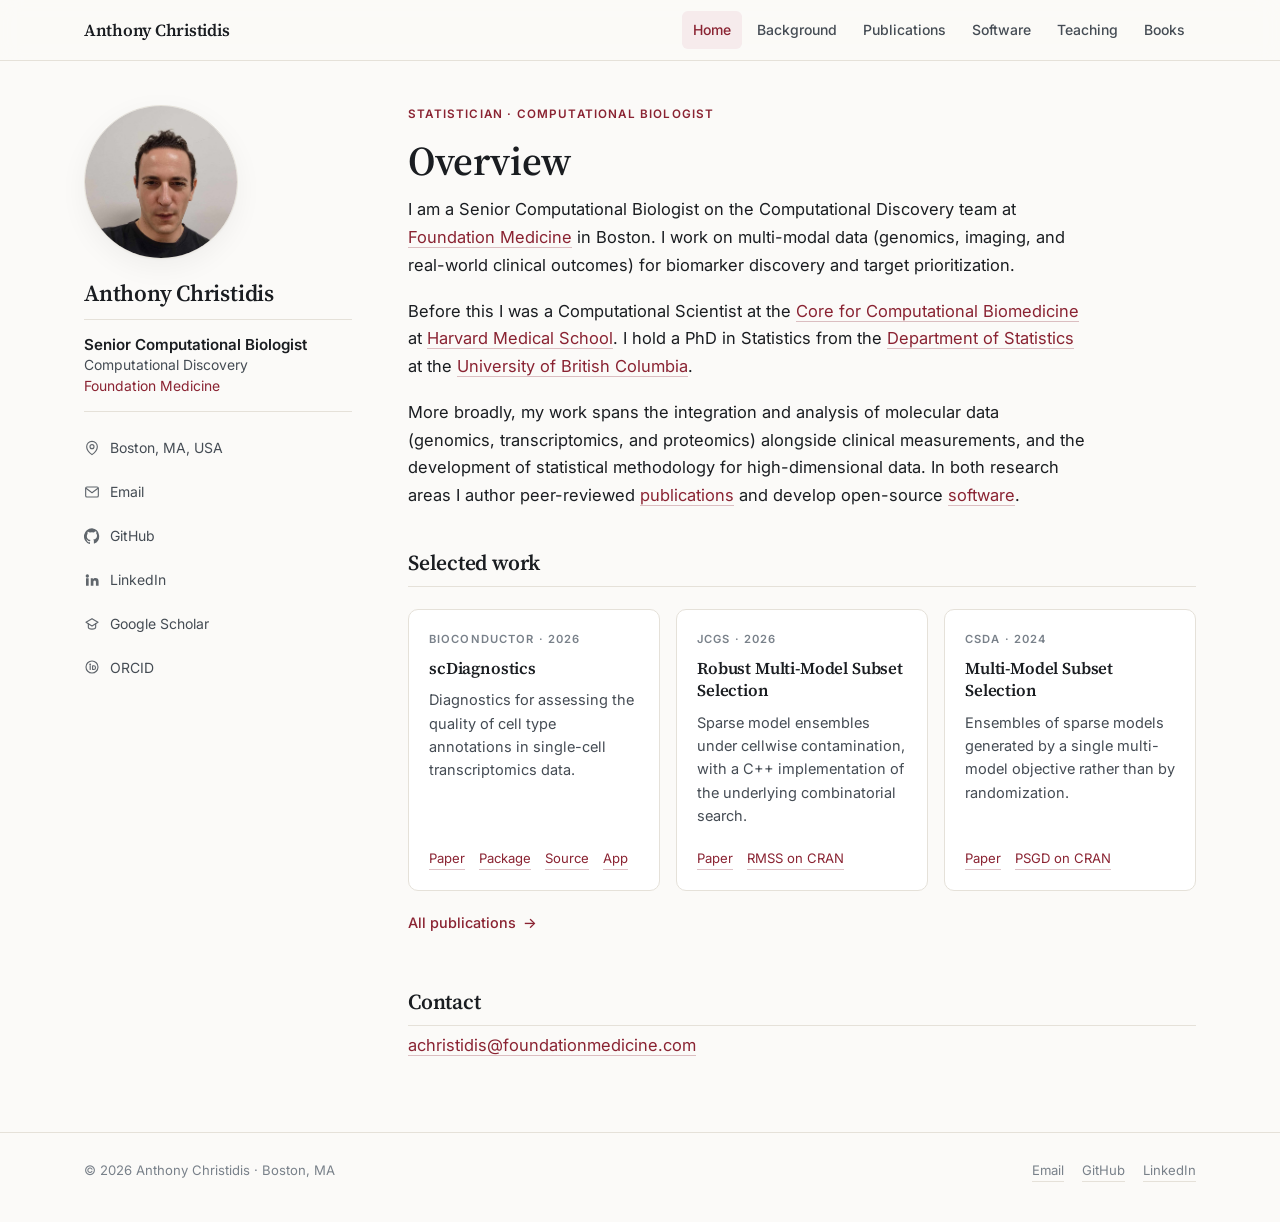
<file: index.html>
<!DOCTYPE html>
<html lang="en">
<head>
<meta charset="UTF-8">
<meta name="viewport" content="width=device-width, initial-scale=1">
<title>Anthony Christidis, PhD | Statistician and Computational Biologist</title>
<meta name="description" content="Anthony Christidis, PhD. Statistician and computational biologist at Foundation Medicine, Boston. Omics, ensemble methods, and open-source software.">
<link rel="icon" type="image/png" href="images/website_icon.png">
<link rel="preconnect" href="https://fonts.googleapis.com">
<link rel="preconnect" href="https://fonts.gstatic.com" crossorigin>
<link href="https://fonts.googleapis.com/css2?family=Inter:wght@400;500;600&family=Source+Serif+4:opsz,wght@8..60,400;8..60,600&display=swap" rel="stylesheet">
<link rel="canonical" href="https://anthonychristidis.github.io/">
<meta property="og:type" content="website">
<meta property="og:site_name" content="Anthony Christidis">
<meta property="og:title" content="Anthony Christidis">
<meta property="og:description" content="Anthony Christidis, PhD. Statistician and computational biologist at Foundation Medicine, Boston. Multi-modal omics, ensemble methods for high-dimensional data, and open-source scientific software.">
<meta property="og:url" content="https://anthonychristidis.github.io/">
<meta property="og:image" content="https://anthonychristidis.github.io/images/website_pic.png">
<meta name="twitter:card" content="summary">
<link rel="stylesheet" href="styles.css?v=20261105">
<script type="application/ld+json">
{
  "@context": "https://schema.org",
  "@type": "Person",
  "name": "Anthony Christidis",
  "givenName": "Anthony",
  "familyName": "Christidis",
  "honorificSuffix": "PhD",
  "url": "https://anthonychristidis.github.io/",
  "image": "https://anthonychristidis.github.io/images/website_pic.png",
  "jobTitle": "Senior Computational Biologist",
  "worksFor": {
    "@type": "Organization",
    "name": "Foundation Medicine",
    "url": "https://www.foundationmedicine.com/"
  },
  "address": {
    "@type": "PostalAddress",
    "addressLocality": "Boston",
    "addressRegion": "MA",
    "addressCountry": "US"
  },
  "alumniOf": [
    { "@type": "CollegeOrUniversity", "name": "University of British Columbia", "url": "https://www.ubc.ca/" },
    { "@type": "CollegeOrUniversity", "name": "University of Toronto", "url": "https://www.utoronto.ca/" },
    { "@type": "CollegeOrUniversity", "name": "Concordia University", "url": "https://www.concordia.ca/" }
  ],
  "knowsAbout": [
    "Computational biology",
    "Bioinformatics",
    "Single-cell transcriptomics",
    "Spatial transcriptomics",
    "Proteomics",
    "Statistical machine learning",
    "Ensemble methods",
    "Robust statistics",
    "High-dimensional data",
    "R programming",
    "Bioconductor"
  ],
  "sameAs": [
    "https://orcid.org/0000-0002-4565-6279",
    "https://scholar.google.com/citations?user=vQGC_OQAAAAJ&hl=en",
    "https://github.com/AnthonyChristidis",
    "https://www.linkedin.com/in/anthony-christidis-61272a120/",
    "https://dbmi.hms.harvard.edu/people/anthony-christidis",
    "https://hsph.harvard.edu/profile/anthony-christidis/",
    "https://www.researchgate.net/profile/Anthony-Christidis"
  ]
}
</script>
</head>
<body>

<a class="skip-link" href="#main">Skip to content</a>

<header class="topbar">
  <div class="topbar__inner">
    <a class="brand" href="index.html">Anthony Christidis</a>
    <nav class="mainnav" aria-label="Main">
      <a href="index.html" aria-current="page">Home</a>
      <a href="background.html">Background</a>
      <a href="publications.html">Publications</a>
      <a href="software.html">Software</a>
      <a href="teaching.html">Teaching</a>
      <a href="books.html">Books</a>
    </nav>
  </div>
</header>

<div class="shell">

  <!-- ===== Sidebar (identical across pages) ===== -->
  <aside class="sidebar">
    <img src="images/website_pic.png" alt="Anthony Christidis" class="sidebar__photo">
    <h1 class="sidebar__name">Anthony Christidis</h1>
    <div class="sidebar__role">
      <span class="r-title">Senior Computational Biologist</span>
      <span class="r-line">Computational Discovery</span>
      <span class="r-line"><a href="https://www.foundationmedicine.com/">Foundation Medicine</a></span>
    </div>
    <ul class="sidebar__links">
      <li><a href="https://www.google.com/maps/search/?api=1&amp;query=Foundation+Medicine+Boston+MA" target="_blank" rel="noopener">
        <svg viewBox="0 0 24 24" aria-hidden="true"><path d="M20 10c0 6-8 12-8 12s-8-6-8-12a8 8 0 0 1 16 0Z"/><circle cx="12" cy="10" r="3"/></svg>
        Boston, MA, USA</a></li>
      <li><a href="mailto:achristidis@foundationmedicine.com">
        <svg viewBox="0 0 24 24" aria-hidden="true"><rect x="2.5" y="4.5" width="19" height="15" rx="2"/><path d="m3 6.5 9 6.5 9-6.5"/></svg>
        Email</a></li>
      <li><a href="https://github.com/AnthonyChristidis" target="_blank" rel="noopener">
        <svg class="fill" viewBox="0 0 24 24" aria-hidden="true"><path d="M12 .5a12 12 0 0 0-3.8 23.4c.6.1.8-.3.8-.6v-2c-3.3.7-4-1.6-4-1.6-.6-1.4-1.4-1.8-1.4-1.8-1.1-.7 0-.7 0-.7 1.2.1 1.9 1.3 1.9 1.3 1.1 1.8 2.8 1.3 3.5 1 .1-.8.4-1.3.8-1.6-2.7-.3-5.5-1.3-5.5-5.9 0-1.3.5-2.4 1.2-3.2-.1-.3-.5-1.5.1-3.2 0 0 1-.3 3.3 1.2a11.5 11.5 0 0 1 6 0C17.2 4.7 18.2 5 18.2 5c.6 1.7.2 2.9.1 3.2.8.8 1.2 1.9 1.2 3.2 0 4.6-2.8 5.6-5.5 5.9.4.4.8 1.1.8 2.2v3.3c0 .3.2.7.8.6A12 12 0 0 0 12 .5Z"/></svg>
        GitHub</a></li>
      <li><a href="https://www.linkedin.com/in/anthony-christidis-61272a120/" target="_blank" rel="noopener">
        <svg class="fill" viewBox="0 0 24 24" aria-hidden="true"><path d="M4.98 3.5A2.5 2.5 0 1 0 5 8.5a2.5 2.5 0 0 0 0-5ZM3 9.5h4v11H3v-11Zm6.5 0h3.8v1.5h.06c.53-.95 1.83-1.95 3.77-1.95 4.03 0 4.77 2.5 4.77 5.76v5.69h-4v-5.04c0-1.2-.02-2.75-1.75-2.75-1.75 0-2.02 1.31-2.02 2.66v5.13h-4v-11Z"/></svg>
        LinkedIn</a></li>
      <li><a href="https://scholar.google.com/citations?user=vQGC_OQAAAAJ&amp;hl=en" target="_blank" rel="noopener">
        <svg viewBox="0 0 24 24" aria-hidden="true"><path d="M3 9.5 12 4l9 5.5-9 5.5-9-5.5Z"/><path d="M6.5 11.8V17c0 1.4 2.5 2.7 5.5 2.7s5.5-1.3 5.5-2.7v-5.2"/></svg>
        Google Scholar</a></li>
      <li><a href="https://orcid.org/0000-0002-4565-6279" target="_blank" rel="noopener">
        <svg viewBox="0 0 24 24" aria-hidden="true"><circle cx="12" cy="12" r="9"/><path d="M9.3 10.2v5.6"/><circle cx="9.3" cy="8.1" r=".55"/><path d="M12.9 10.2h1.6a2.8 2.8 0 0 1 0 5.6h-1.6Z"/></svg>
        ORCID</a></li>
    </ul>
  </aside>

  <!-- ===== Content ===== -->
  <main class="content" id="main">

    <p class="eyebrow">Statistician &middot; Computational Biologist</p>
    <h2 class="page-title">Overview</h2>

    <p>
      I am a Senior Computational Biologist on the Computational Discovery team at
      <a href="https://www.foundationmedicine.com/" target="_blank" rel="noopener">Foundation Medicine</a> in Boston.
      I work on multi-modal data (genomics, imaging, and real-world clinical outcomes) for biomarker discovery and
      target prioritization.
    </p>

    <p>
      Before this I was a Computational Scientist at the
      <a href="https://dbmi.hms.harvard.edu/about-dbmi/core-computational-biomedicine" target="_blank" rel="noopener">Core
      for Computational Biomedicine</a> at
      <a href="https://hms.harvard.edu/" target="_blank" rel="noopener">Harvard Medical School</a>. I hold a PhD in
      Statistics from the
      <a href="https://www.stat.ubc.ca/" target="_blank" rel="noopener">Department of Statistics</a> at the
      <a href="https://www.ubc.ca/" target="_blank" rel="noopener">University of British Columbia</a>.
    </p>

    <p>
      More broadly, my work spans the integration and analysis of molecular data (genomics, transcriptomics, and
      proteomics) alongside clinical measurements, and the development of statistical methodology for high-dimensional
      data. In both research areas I author peer-reviewed <a href="publications.html">publications</a> and develop
      open-source <a href="software.html">software</a>.
    </p>

    <section class="section">
      <h2 class="section__title">Selected work</h2>

      <div class="cards">
        <article class="card">
          <span class="card__kicker">Bioconductor &middot; 2026</span>
          <h3><a href="https://bioconductor.org/packages/scDiagnostics" target="_blank" rel="noopener">scDiagnostics</a></h3>
          <p>
            Diagnostics for assessing the quality of cell type annotations in single-cell transcriptomics data.
          </p>
          <div class="card__foot">
            <a href="https://doi.org/10.1093/bib/bbag496" target="_blank" rel="noopener">Paper</a>
            <a href="https://bioconductor.org/packages/scDiagnostics" target="_blank" rel="noopener">Package</a>
            <a href="https://github.com/ccb-hms/scDiagnostics" target="_blank" rel="noopener">Source</a>
            <a href="https://github.com/ccb-hms/scDiagnosticsApp" target="_blank" rel="noopener">App</a>
          </div>
        </article>

        <article class="card">
          <span class="card__kicker">JCGS &middot; 2026</span>
          <h3><a href="https://doi.org/10.1080/10618600.2025.2596057" target="_blank" rel="noopener">Robust Multi-Model Subset Selection</a></h3>
          <p>
            Sparse model ensembles under cellwise contamination, with a C++ implementation of the underlying
            combinatorial search.
          </p>
          <div class="card__foot">
            <a href="https://doi.org/10.1080/10618600.2025.2596057" target="_blank" rel="noopener">Paper</a>
            <a href="https://cran.r-project.org/package=RMSS" target="_blank" rel="noopener">RMSS on CRAN</a>
          </div>
        </article>

        <article class="card">
          <span class="card__kicker">CSDA &middot; 2024</span>
          <h3><a href="https://doi.org/10.1016/j.csda.2024.108073" target="_blank" rel="noopener">Multi-Model Subset Selection</a></h3>
          <p>
            Ensembles of sparse models generated by a single multi-model objective rather than by randomization.
          </p>
          <div class="card__foot">
            <a href="https://doi.org/10.1016/j.csda.2024.108073" target="_blank" rel="noopener">Paper</a>
            <a href="https://cran.r-project.org/package=PSGD" target="_blank" rel="noopener">PSGD on CRAN</a>
          </div>
        </article>
      </div>

      <a class="more" href="publications.html">All publications</a>
    </section>

    <section class="section">
      <h2 class="section__title">Contact</h2>
      <p>
        <a href="mailto:achristidis@foundationmedicine.com">achristidis@foundationmedicine.com</a>
      </p>
    </section>

  </main>
</div>

<footer class="footer">
  <div class="footer__inner">
    <span>&copy; 2026 Anthony Christidis &middot; Boston, MA</span>
    <span class="footer__links">
      <a href="mailto:achristidis@foundationmedicine.com">Email</a>
      <a href="https://github.com/AnthonyChristidis" target="_blank" rel="noopener">GitHub</a>
      <a href="https://www.linkedin.com/in/anthony-christidis-61272a120/" target="_blank" rel="noopener">LinkedIn</a>
    </span>
  </div>
</footer>

</body>
</html>
</file>
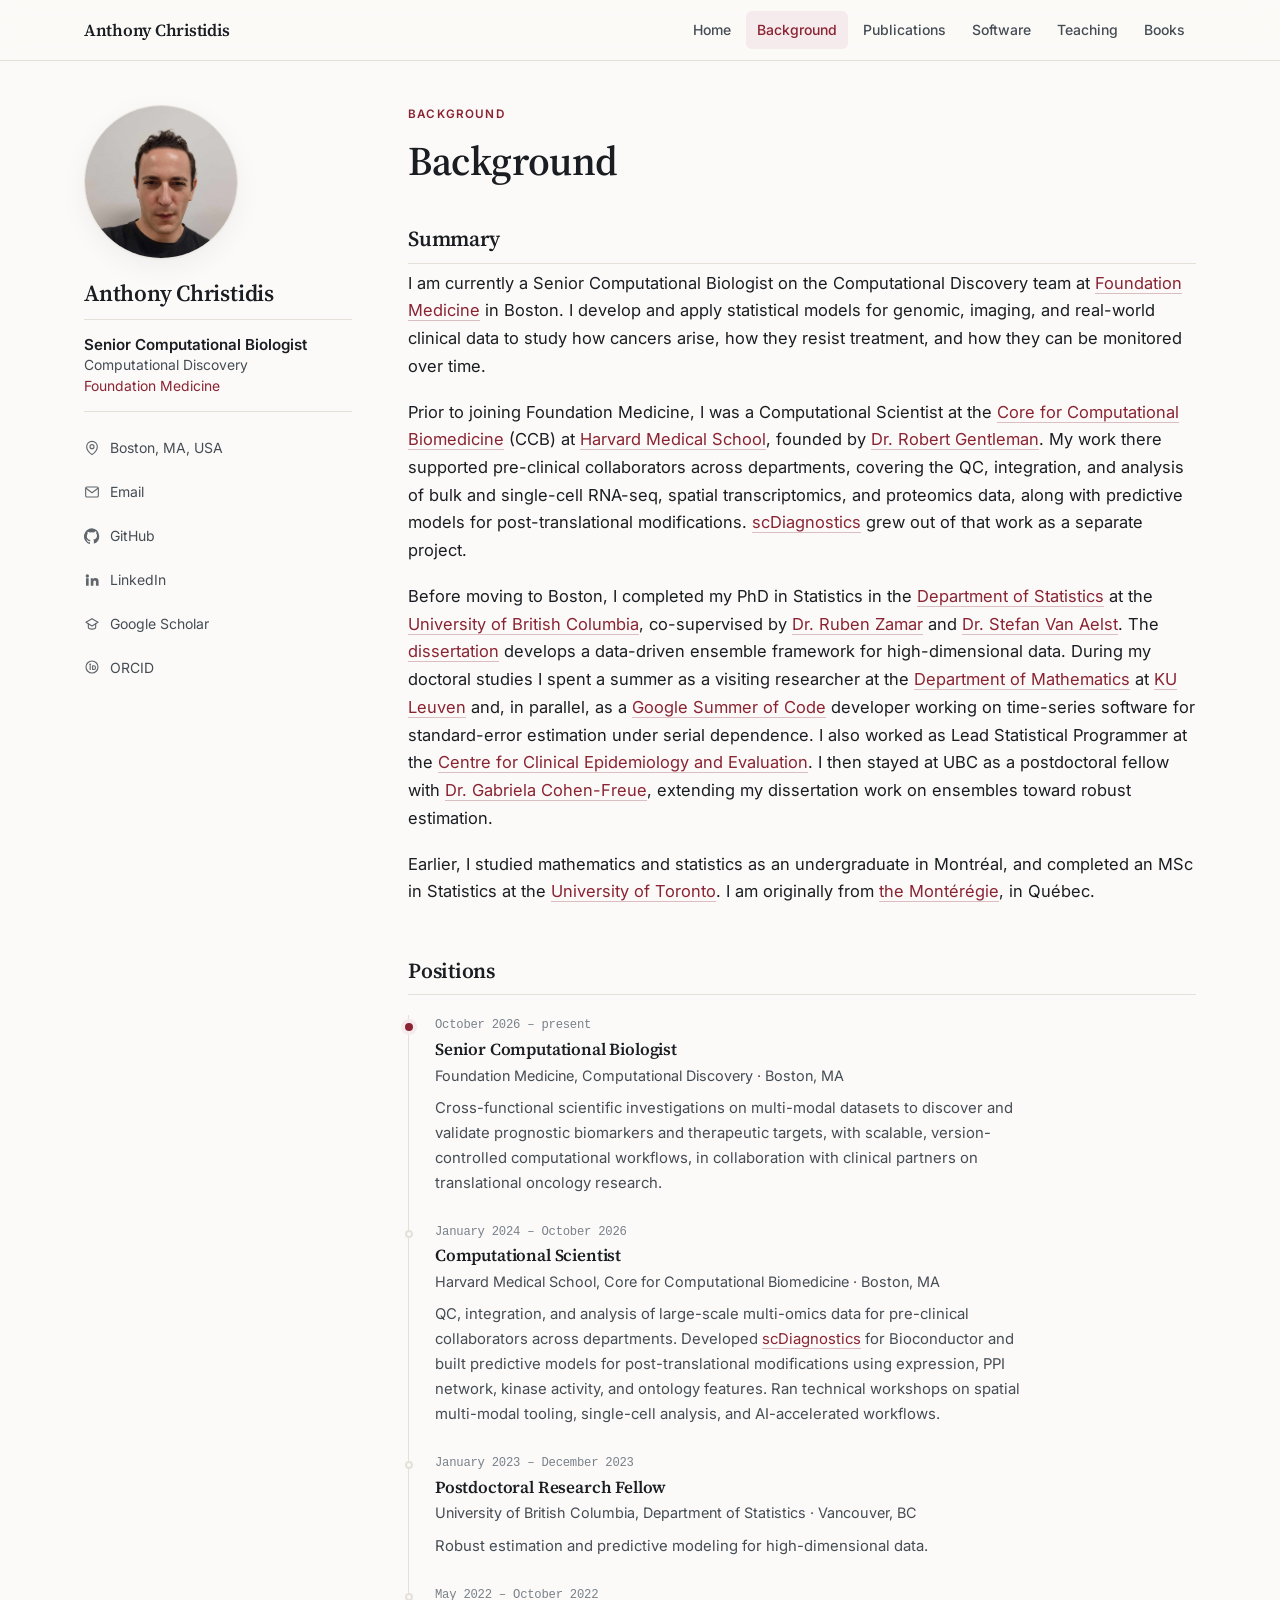
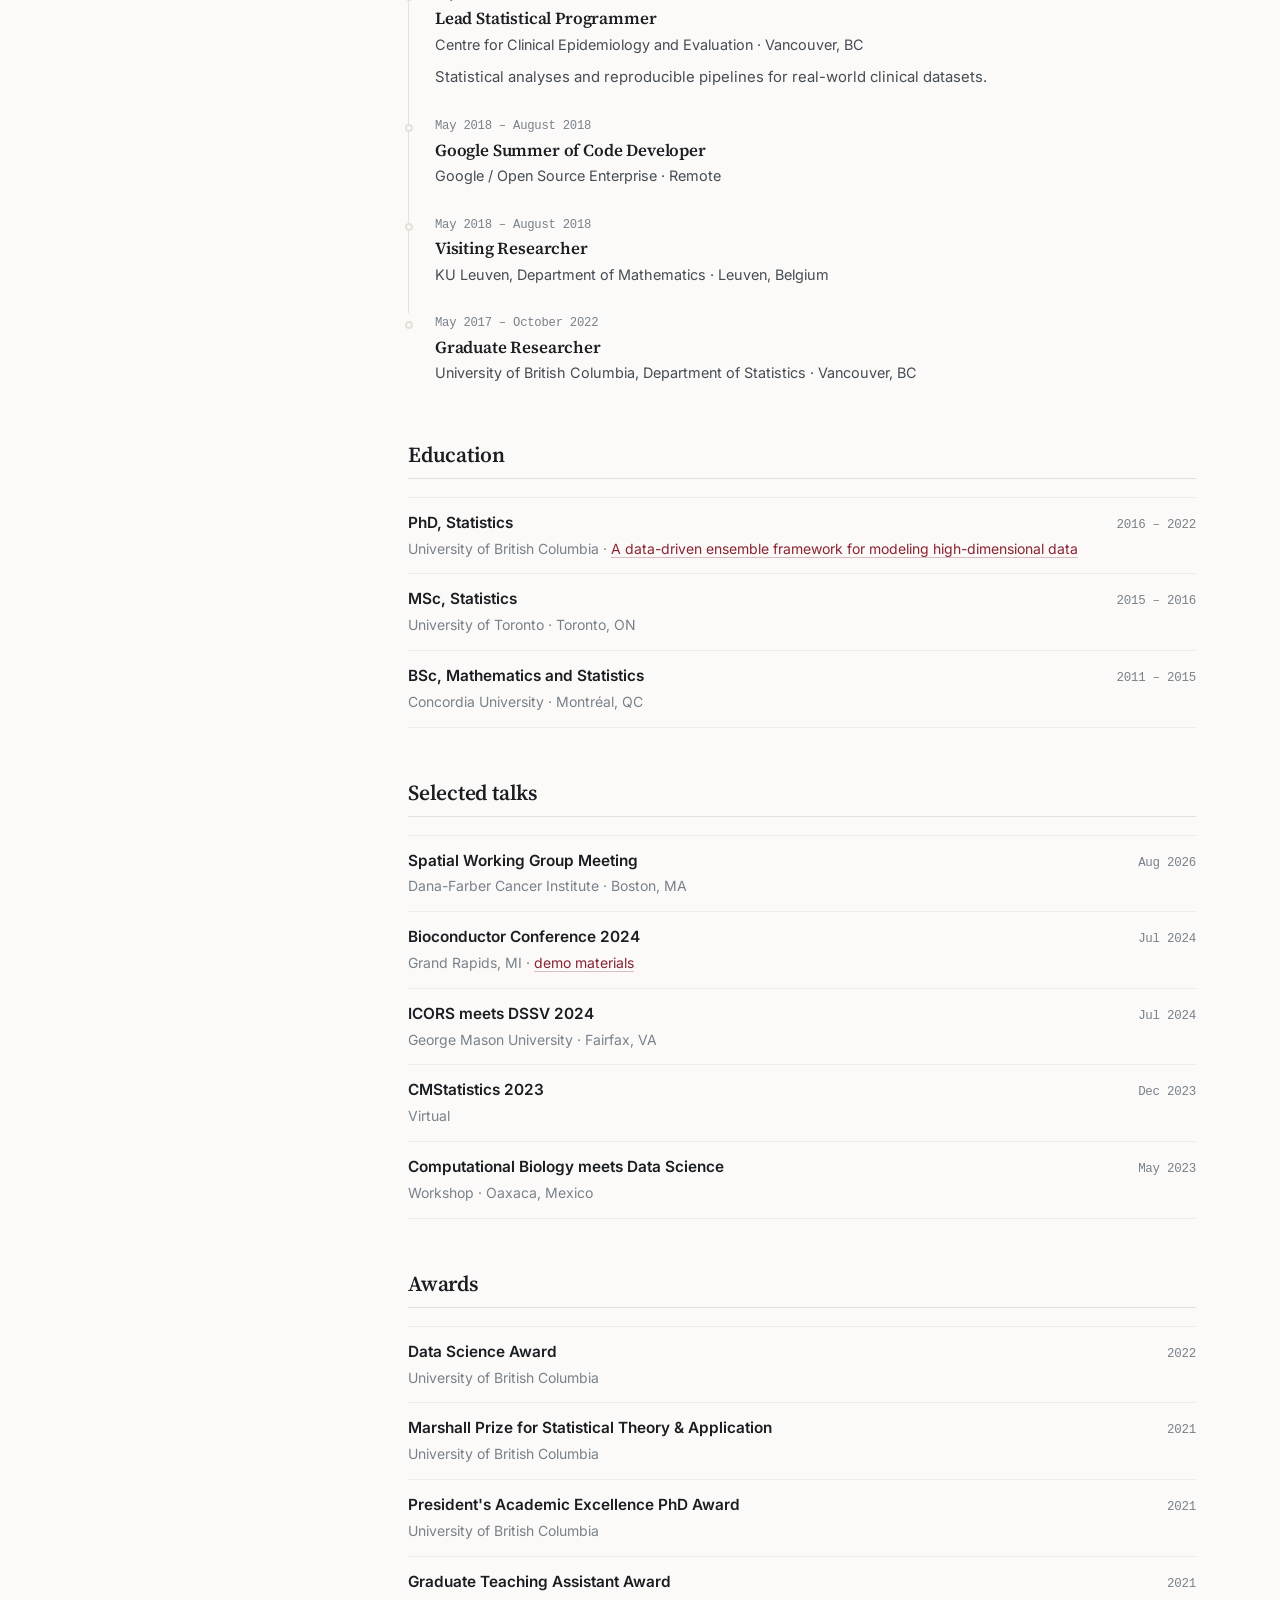
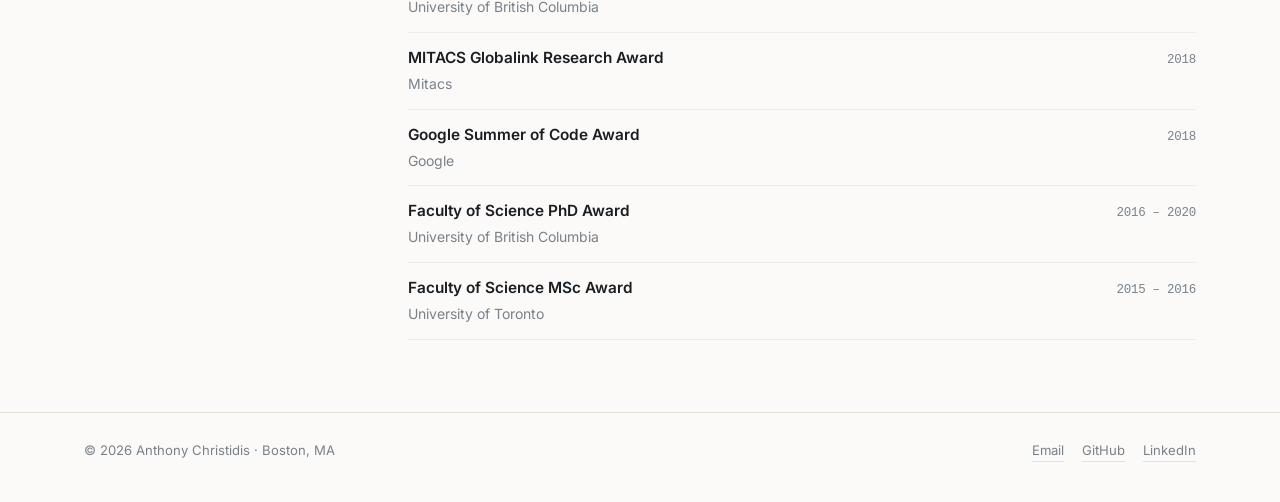
<file: background.html>
<!DOCTYPE html>
<html lang="en">
<head>
<meta charset="UTF-8">
<meta name="viewport" content="width=device-width, initial-scale=1">
<title>Background · Anthony Christidis</title>
<meta name="description" content="Academic and professional background of Anthony Christidis, PhD. Statistics at Concordia, Toronto, and UBC; research at KU Leuven, Google, Harvard Medical School, and Foundation Medicine.">
<link rel="icon" type="image/png" href="images/website_icon.png">
<link rel="preconnect" href="https://fonts.googleapis.com">
<link rel="preconnect" href="https://fonts.gstatic.com" crossorigin>
<link href="https://fonts.googleapis.com/css2?family=Inter:wght@400;500;600&family=Source+Serif+4:opsz,wght@8..60,400;8..60,600&display=swap" rel="stylesheet">
<link rel="canonical" href="https://anthonychristidis.github.io/background.html">
<meta property="og:type" content="website">
<meta property="og:site_name" content="Anthony Christidis">
<meta property="og:title" content="Background · Anthony Christidis">
<meta property="og:description" content="Academic and professional background of Anthony Christidis, PhD. Statistics at Concordia, Toronto, and UBC; research at KU Leuven, Google, Harvard Medical School, and Foundation Medicine.">
<meta property="og:url" content="https://anthonychristidis.github.io/background.html">
<meta property="og:image" content="https://anthonychristidis.github.io/images/website_pic.png">
<meta name="twitter:card" content="summary">
<link rel="stylesheet" href="styles.css?v=20261105">
</head>
<body>

<a class="skip-link" href="#main">Skip to content</a>

<header class="topbar">
  <div class="topbar__inner">
    <a class="brand" href="index.html">Anthony Christidis</a>
    <nav class="mainnav" aria-label="Main">
      <a href="index.html">Home</a>
      <a href="background.html" aria-current="page">Background</a>
      <a href="publications.html">Publications</a>
      <a href="software.html">Software</a>
      <a href="teaching.html">Teaching</a>
      <a href="books.html">Books</a>
    </nav>
  </div>
</header>

<div class="shell">

  <aside class="sidebar">
    <img src="images/website_pic.png" alt="Anthony Christidis" class="sidebar__photo">
    <h1 class="sidebar__name">Anthony Christidis</h1>
    <div class="sidebar__role">
      <span class="r-title">Senior Computational Biologist</span>
      <span class="r-line">Computational Discovery</span>
      <span class="r-line"><a href="https://www.foundationmedicine.com/">Foundation Medicine</a></span>
    </div>
    <ul class="sidebar__links">
      <li><a href="https://www.google.com/maps/search/?api=1&amp;query=Foundation+Medicine+Boston+MA" target="_blank" rel="noopener">
        <svg viewBox="0 0 24 24" aria-hidden="true"><path d="M20 10c0 6-8 12-8 12s-8-6-8-12a8 8 0 0 1 16 0Z"/><circle cx="12" cy="10" r="3"/></svg>
        Boston, MA, USA</a></li>
      <li><a href="mailto:achristidis@foundationmedicine.com">
        <svg viewBox="0 0 24 24" aria-hidden="true"><rect x="2.5" y="4.5" width="19" height="15" rx="2"/><path d="m3 6.5 9 6.5 9-6.5"/></svg>
        Email</a></li>
      <li><a href="https://github.com/AnthonyChristidis" target="_blank" rel="noopener">
        <svg class="fill" viewBox="0 0 24 24" aria-hidden="true"><path d="M12 .5a12 12 0 0 0-3.8 23.4c.6.1.8-.3.8-.6v-2c-3.3.7-4-1.6-4-1.6-.6-1.4-1.4-1.8-1.4-1.8-1.1-.7 0-.7 0-.7 1.2.1 1.9 1.3 1.9 1.3 1.1 1.8 2.8 1.3 3.5 1 .1-.8.4-1.3.8-1.6-2.7-.3-5.5-1.3-5.5-5.9 0-1.3.5-2.4 1.2-3.2-.1-.3-.5-1.5.1-3.2 0 0 1-.3 3.3 1.2a11.5 11.5 0 0 1 6 0C17.2 4.7 18.2 5 18.2 5c.6 1.7.2 2.9.1 3.2.8.8 1.2 1.9 1.2 3.2 0 4.6-2.8 5.6-5.5 5.9.4.4.8 1.1.8 2.2v3.3c0 .3.2.7.8.6A12 12 0 0 0 12 .5Z"/></svg>
        GitHub</a></li>
      <li><a href="https://www.linkedin.com/in/anthony-christidis-61272a120/" target="_blank" rel="noopener">
        <svg class="fill" viewBox="0 0 24 24" aria-hidden="true"><path d="M4.98 3.5A2.5 2.5 0 1 0 5 8.5a2.5 2.5 0 0 0 0-5ZM3 9.5h4v11H3v-11Zm6.5 0h3.8v1.5h.06c.53-.95 1.83-1.95 3.77-1.95 4.03 0 4.77 2.5 4.77 5.76v5.69h-4v-5.04c0-1.2-.02-2.75-1.75-2.75-1.75 0-2.02 1.31-2.02 2.66v5.13h-4v-11Z"/></svg>
        LinkedIn</a></li>
      <li><a href="https://scholar.google.com/citations?user=vQGC_OQAAAAJ&amp;hl=en" target="_blank" rel="noopener">
        <svg viewBox="0 0 24 24" aria-hidden="true"><path d="M3 9.5 12 4l9 5.5-9 5.5-9-5.5Z"/><path d="M6.5 11.8V17c0 1.4 2.5 2.7 5.5 2.7s5.5-1.3 5.5-2.7v-5.2"/></svg>
        Google Scholar</a></li>
      <li><a href="https://orcid.org/0000-0002-4565-6279" target="_blank" rel="noopener">
        <svg viewBox="0 0 24 24" aria-hidden="true"><circle cx="12" cy="12" r="9"/><path d="M9.3 10.2v5.6"/><circle cx="9.3" cy="8.1" r=".55"/><path d="M12.9 10.2h1.6a2.8 2.8 0 0 1 0 5.6h-1.6Z"/></svg>
        ORCID</a></li>
    </ul>
  </aside>

  <main class="content" id="main">

    <p class="eyebrow">Background</p>
    <h2 class="page-title">Background</h2>

    <section class="section">
      <h2 class="section__title">Summary</h2>

      <p>
        I am currently a Senior Computational Biologist on the Computational Discovery team at
        <a href="https://www.foundationmedicine.com/" target="_blank" rel="noopener">Foundation Medicine</a> in Boston.
        I develop and apply statistical models for genomic, imaging, and real-world clinical data
        to study how cancers arise, how they resist treatment, and how they can be monitored over time.
      </p>

      <p>
        Prior to joining Foundation Medicine, I was a Computational Scientist at the
        <a href="https://dbmi.hms.harvard.edu/about-dbmi/core-computational-biomedicine" target="_blank" rel="noopener">Core
        for Computational Biomedicine</a> (CCB) at
        <a href="https://hms.harvard.edu/" target="_blank" rel="noopener">Harvard Medical School</a>, founded by
        <a href="https://en.wikipedia.org/wiki/Robert_Gentleman_(statistician)" target="_blank" rel="noopener">Dr. Robert
        Gentleman</a>. My work there supported pre-clinical collaborators across departments, covering the QC,
        integration, and analysis of bulk and single-cell RNA-seq, spatial transcriptomics, and proteomics data, along
        with predictive models for post-translational modifications.
        <a href="https://bioconductor.org/packages/scDiagnostics" target="_blank" rel="noopener">scDiagnostics</a> grew
        out of that work as a separate project.
      </p>

      <p>
        Before moving to Boston, I completed my PhD in Statistics in the
        <a href="https://www.stat.ubc.ca/" target="_blank" rel="noopener">Department of Statistics</a> at the
        <a href="https://www.ubc.ca/" target="_blank" rel="noopener">University of British Columbia</a>, co-supervised by
        <a href="https://imstat.org/2023/11/15/obituary-ruben-x-zamar-1949-2023/" target="_blank" rel="noopener">Dr. Ruben
        Zamar</a> and <a href="https://www.kuleuven.be/wieiswie/en/person/00051735" target="_blank" rel="noopener">Dr. Stefan
        Van Aelst</a>. The
        <a href="https://open.library.ubc.ca/soa/cIRcle/collections/ubctheses/24/items/1.0421407" target="_blank" rel="noopener">dissertation</a>
        develops a data-driven ensemble framework for high-dimensional data. During my doctoral studies I spent a
        summer as a visiting researcher at the
        <a href="https://wis.kuleuven.be/english" target="_blank" rel="noopener">Department of Mathematics</a> at
        <a href="https://www.kuleuven.be/english" target="_blank" rel="noopener">KU Leuven</a> and, in parallel, as a
        <a href="https://summerofcode.withgoogle.com/" target="_blank" rel="noopener">Google Summer of Code</a>
        developer working on time-series software for standard-error estimation under serial dependence. I also worked
        as Lead Statistical Programmer at the
        <a href="https://www.c2e2.ca/" target="_blank" rel="noopener">Centre for Clinical Epidemiology and
        Evaluation</a>. I then stayed at UBC as a postdoctoral fellow with
        <a href="https://gcohenfr.github.io/" target="_blank" rel="noopener">Dr. Gabriela Cohen-Freue</a>, extending my
        dissertation work on ensembles toward robust estimation.
      </p>

      <p>
        Earlier, I studied mathematics and statistics as an undergraduate in Montréal, and completed an MSc in
        Statistics at the
        <a href="https://www.statistics.utoronto.ca/" target="_blank" rel="noopener">University of Toronto</a>. I am
        originally from <a href="https://en.wikipedia.org/wiki/Mont%C3%A9r%C3%A9gie" target="_blank" rel="noopener">the
        Montérégie</a>, in Québec.
      </p>
    </section>

    <section class="section">
      <h2 class="section__title">Positions</h2>
      <ul class="timeline">
        <li class="tl tl--now">
          <span class="tl__when">October 2026 – present</span>
          <h3 class="tl__role">Senior Computational Biologist</h3>
          <p class="tl__org">Foundation Medicine, Computational Discovery · Boston, MA</p>
          <p class="tl__body">
            Cross-functional scientific investigations on multi-modal datasets to discover and validate prognostic
            biomarkers and therapeutic targets, with scalable, version-controlled computational workflows, in
            collaboration with clinical partners on translational oncology research.
          </p>
        </li>
        <li class="tl">
          <span class="tl__when">January 2024 – October 2026</span>
          <h3 class="tl__role">Computational Scientist</h3>
          <p class="tl__org">Harvard Medical School, Core for Computational Biomedicine · Boston, MA</p>
          <p class="tl__body">
            QC, integration, and analysis of large-scale multi-omics data for pre-clinical collaborators across
            departments. Developed <a href="https://bioconductor.org/packages/scDiagnostics" target="_blank" rel="noopener">scDiagnostics</a>
            for Bioconductor and built predictive models for post-translational modifications using expression, PPI
            network, kinase activity, and ontology features. Ran technical workshops on spatial multi-modal tooling,
            single-cell analysis, and AI-accelerated workflows.
          </p>
        </li>
        <li class="tl">
          <span class="tl__when">January 2023 – December 2023</span>
          <h3 class="tl__role">Postdoctoral Research Fellow</h3>
          <p class="tl__org">University of British Columbia, Department of Statistics · Vancouver, BC</p>
          <p class="tl__body">Robust estimation and predictive modeling for high-dimensional data.</p>
        </li>
        <li class="tl">
          <span class="tl__when">May 2022 – October 2022</span>
          <h3 class="tl__role">Lead Statistical Programmer</h3>
          <p class="tl__org">Centre for Clinical Epidemiology and Evaluation · Vancouver, BC</p>
          <p class="tl__body">Statistical analyses and reproducible pipelines for real-world clinical datasets.</p>
        </li>
        <li class="tl">
          <span class="tl__when">May 2018 – August 2018</span>
          <h3 class="tl__role">Google Summer of Code Developer</h3>
          <p class="tl__org">Google / Open Source Enterprise · Remote</p>
        </li>
        <li class="tl">
          <span class="tl__when">May 2018 – August 2018</span>
          <h3 class="tl__role">Visiting Researcher</h3>
          <p class="tl__org">KU Leuven, Department of Mathematics · Leuven, Belgium</p>
        </li>
        <li class="tl">
          <span class="tl__when">May 2017 – October 2022</span>
          <h3 class="tl__role">Graduate Researcher</h3>
          <p class="tl__org">University of British Columbia, Department of Statistics · Vancouver, BC</p>
        </li>
      </ul>
    </section>

    <section class="section">
      <h2 class="section__title">Education</h2>
      <ul class="rows">
        <li class="row">
          <span class="row__main">
            <strong>PhD, Statistics</strong>
            <span class="row__sub">
              University of British Columbia ·
              <a href="https://open.library.ubc.ca/soa/cIRcle/collections/ubctheses/24/items/1.0421407" target="_blank" rel="noopener">A
              data-driven ensemble framework for modeling high-dimensional data</a>
            </span>
          </span>
          <span class="row__meta">2016 – 2022</span>
        </li>
        <li class="row">
          <span class="row__main">
            <strong>MSc, Statistics</strong>
            <span class="row__sub">University of Toronto · Toronto, ON</span>
          </span>
          <span class="row__meta">2015 – 2016</span>
        </li>
        <li class="row">
          <span class="row__main">
            <strong>BSc, Mathematics and Statistics</strong>
            <span class="row__sub">Concordia University · Montréal, QC</span>
          </span>
          <span class="row__meta">2011 – 2015</span>
        </li>
      </ul>
    </section>

    <section class="section">
      <h2 class="section__title">Selected talks</h2>
      <ul class="rows">
        <li class="row">
          <span class="row__main"><strong>Spatial Working Group Meeting</strong>
            <span class="row__sub">Dana-Farber Cancer Institute · Boston, MA</span></span>
          <span class="row__meta">Aug 2026</span>
        </li>
        <li class="row">
          <span class="row__main"><strong>Bioconductor Conference 2024</strong>
            <span class="row__sub">Grand Rapids, MI ·
              <a href="https://github.com/AnthonyChristidis/scDiagnosticsBioc2024Demo" target="_blank" rel="noopener">demo materials</a></span></span>
          <span class="row__meta">Jul 2024</span>
        </li>
        <li class="row">
          <span class="row__main"><strong>ICORS meets DSSV 2024</strong>
            <span class="row__sub">George Mason University · Fairfax, VA</span></span>
          <span class="row__meta">Jul 2024</span>
        </li>
        <li class="row">
          <span class="row__main"><strong>CMStatistics 2023</strong>
            <span class="row__sub">Virtual</span></span>
          <span class="row__meta">Dec 2023</span>
        </li>
        <li class="row">
          <span class="row__main"><strong>Computational Biology meets Data Science</strong>
            <span class="row__sub">Workshop · Oaxaca, Mexico</span></span>
          <span class="row__meta">May 2023</span>
        </li>
      </ul>
    </section>

    <section class="section">
      <h2 class="section__title">Awards</h2>
      <ul class="rows">
        <li class="row">
          <span class="row__main"><strong>Data Science Award</strong>
            <span class="row__sub">University of British Columbia</span></span>
          <span class="row__meta">2022</span>
        </li>
        <li class="row">
          <span class="row__main"><strong>Marshall Prize for Statistical Theory &amp; Application</strong>
            <span class="row__sub">University of British Columbia</span></span>
          <span class="row__meta">2021</span>
        </li>
        <li class="row">
          <span class="row__main"><strong>President's Academic Excellence PhD Award</strong>
            <span class="row__sub">University of British Columbia</span></span>
          <span class="row__meta">2021</span>
        </li>
        <li class="row">
          <span class="row__main"><strong>Graduate Teaching Assistant Award</strong>
            <span class="row__sub">University of British Columbia</span></span>
          <span class="row__meta">2021</span>
        </li>
        <li class="row">
          <span class="row__main"><strong>MITACS Globalink Research Award</strong>
            <span class="row__sub">Mitacs</span></span>
          <span class="row__meta">2018</span>
        </li>
        <li class="row">
          <span class="row__main"><strong>Google Summer of Code Award</strong>
            <span class="row__sub">Google</span></span>
          <span class="row__meta">2018</span>
        </li>
        <li class="row">
          <span class="row__main"><strong>Faculty of Science PhD Award</strong>
            <span class="row__sub">University of British Columbia</span></span>
          <span class="row__meta">2016 – 2020</span>
        </li>
        <li class="row">
          <span class="row__main"><strong>Faculty of Science MSc Award</strong>
            <span class="row__sub">University of Toronto</span></span>
          <span class="row__meta">2015 – 2016</span>
        </li>
      </ul>
    </section>

  </main>
</div>

<footer class="footer">
  <div class="footer__inner">
    <span>&copy; 2026 Anthony Christidis &middot; Boston, MA</span>
    <span class="footer__links">
      <a href="mailto:achristidis@foundationmedicine.com">Email</a>
      <a href="https://github.com/AnthonyChristidis" target="_blank" rel="noopener">GitHub</a>
      <a href="https://www.linkedin.com/in/anthony-christidis-61272a120/" target="_blank" rel="noopener">LinkedIn</a>
    </span>
  </div>
</footer>

</body>
</html>
</file>
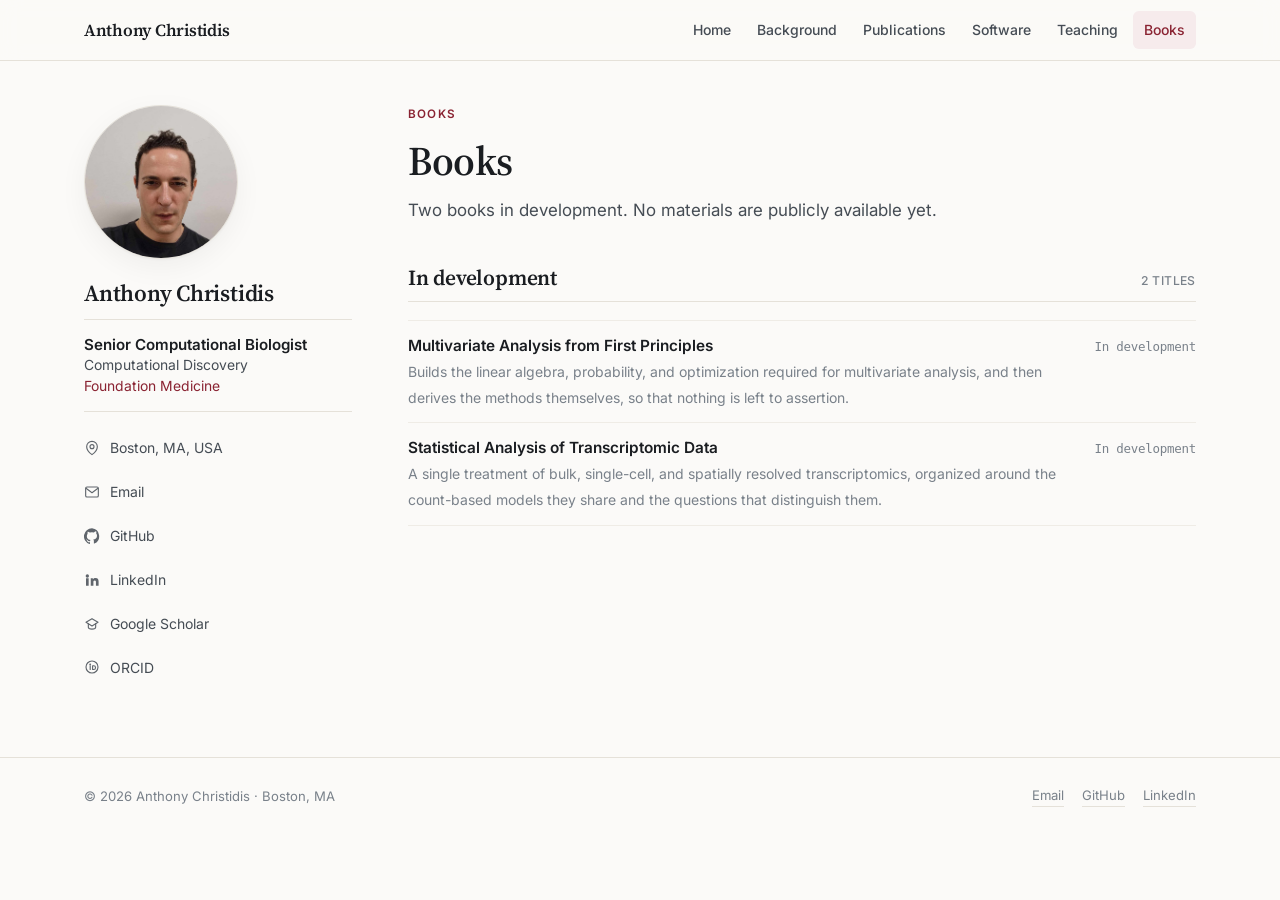
<file: books.html>
<!DOCTYPE html>
<html lang="en">
<head>
<meta charset="UTF-8">
<meta name="viewport" content="width=device-width, initial-scale=1">
<title>Books · Anthony Christidis</title>
<meta name="description" content="Books in development by Anthony Christidis: multivariate analysis from first principles, and statistical analysis of transcriptomic data.">
<link rel="icon" type="image/png" href="images/website_icon.png">
<link rel="preconnect" href="https://fonts.googleapis.com">
<link rel="preconnect" href="https://fonts.gstatic.com" crossorigin>
<link href="https://fonts.googleapis.com/css2?family=Inter:wght@400;500;600&family=Source+Serif+4:opsz,wght@8..60,400;8..60,600&display=swap" rel="stylesheet">
<link rel="canonical" href="https://anthonychristidis.github.io/books.html">
<meta property="og:type" content="website">
<meta property="og:site_name" content="Anthony Christidis">
<meta property="og:title" content="Books · Anthony Christidis">
<meta property="og:description" content="Books in development by Anthony Christidis: multivariate analysis from first principles, and statistical analysis of transcriptomic data.">
<meta property="og:url" content="https://anthonychristidis.github.io/books.html">
<meta property="og:image" content="https://anthonychristidis.github.io/images/website_pic.png">
<meta name="twitter:card" content="summary">
<link rel="stylesheet" href="styles.css?v=20261105">
</head>
<body>

<a class="skip-link" href="#main">Skip to content</a>

<header class="topbar">
  <div class="topbar__inner">
    <a class="brand" href="index.html">Anthony Christidis</a>
    <nav class="mainnav" aria-label="Main">
      <a href="index.html">Home</a>
      <a href="background.html">Background</a>
      <a href="publications.html">Publications</a>
      <a href="software.html">Software</a>
      <a href="teaching.html">Teaching</a>
      <a href="books.html" aria-current="page">Books</a>
    </nav>
  </div>
</header>

<div class="shell">

  <aside class="sidebar">
    <img src="images/website_pic.png" alt="Anthony Christidis" class="sidebar__photo">
    <h1 class="sidebar__name">Anthony Christidis</h1>
    <div class="sidebar__role">
      <span class="r-title">Senior Computational Biologist</span>
      <span class="r-line">Computational Discovery</span>
      <span class="r-line"><a href="https://www.foundationmedicine.com/">Foundation Medicine</a></span>
    </div>
    <ul class="sidebar__links">
      <li><a href="https://www.google.com/maps/search/?api=1&amp;query=Foundation+Medicine+Boston+MA" target="_blank" rel="noopener">
        <svg viewBox="0 0 24 24" aria-hidden="true"><path d="M20 10c0 6-8 12-8 12s-8-6-8-12a8 8 0 0 1 16 0Z"/><circle cx="12" cy="10" r="3"/></svg>
        Boston, MA, USA</a></li>
      <li><a href="mailto:achristidis@foundationmedicine.com">
        <svg viewBox="0 0 24 24" aria-hidden="true"><rect x="2.5" y="4.5" width="19" height="15" rx="2"/><path d="m3 6.5 9 6.5 9-6.5"/></svg>
        Email</a></li>
      <li><a href="https://github.com/AnthonyChristidis" target="_blank" rel="noopener">
        <svg class="fill" viewBox="0 0 24 24" aria-hidden="true"><path d="M12 .5a12 12 0 0 0-3.8 23.4c.6.1.8-.3.8-.6v-2c-3.3.7-4-1.6-4-1.6-.6-1.4-1.4-1.8-1.4-1.8-1.1-.7 0-.7 0-.7 1.2.1 1.9 1.3 1.9 1.3 1.1 1.8 2.8 1.3 3.5 1 .1-.8.4-1.3.8-1.6-2.7-.3-5.5-1.3-5.5-5.9 0-1.3.5-2.4 1.2-3.2-.1-.3-.5-1.5.1-3.2 0 0 1-.3 3.3 1.2a11.5 11.5 0 0 1 6 0C17.2 4.7 18.2 5 18.2 5c.6 1.7.2 2.9.1 3.2.8.8 1.2 1.9 1.2 3.2 0 4.6-2.8 5.6-5.5 5.9.4.4.8 1.1.8 2.2v3.3c0 .3.2.7.8.6A12 12 0 0 0 12 .5Z"/></svg>
        GitHub</a></li>
      <li><a href="https://www.linkedin.com/in/anthony-christidis-61272a120/" target="_blank" rel="noopener">
        <svg class="fill" viewBox="0 0 24 24" aria-hidden="true"><path d="M4.98 3.5A2.5 2.5 0 1 0 5 8.5a2.5 2.5 0 0 0 0-5ZM3 9.5h4v11H3v-11Zm6.5 0h3.8v1.5h.06c.53-.95 1.83-1.95 3.77-1.95 4.03 0 4.77 2.5 4.77 5.76v5.69h-4v-5.04c0-1.2-.02-2.75-1.75-2.75-1.75 0-2.02 1.31-2.02 2.66v5.13h-4v-11Z"/></svg>
        LinkedIn</a></li>
      <li><a href="https://scholar.google.com/citations?user=vQGC_OQAAAAJ&amp;hl=en" target="_blank" rel="noopener">
        <svg viewBox="0 0 24 24" aria-hidden="true"><path d="M3 9.5 12 4l9 5.5-9 5.5-9-5.5Z"/><path d="M6.5 11.8V17c0 1.4 2.5 2.7 5.5 2.7s5.5-1.3 5.5-2.7v-5.2"/></svg>
        Google Scholar</a></li>
      <li><a href="https://orcid.org/0000-0002-4565-6279" target="_blank" rel="noopener">
        <svg viewBox="0 0 24 24" aria-hidden="true"><circle cx="12" cy="12" r="9"/><path d="M9.3 10.2v5.6"/><circle cx="9.3" cy="8.1" r=".55"/><path d="M12.9 10.2h1.6a2.8 2.8 0 0 1 0 5.6h-1.6Z"/></svg>
        ORCID</a></li>
    </ul>
  </aside>

  <main class="content" id="main">

    <p class="eyebrow">Books</p>
    <h2 class="page-title">Books</h2>
    <p class="page-lede">
      Two books in development. No materials are publicly available yet.
    </p>

    <section class="section">
      <h2 class="section__title">In development <span class="count">2 titles</span></h2>

      <ul class="rows">
        <li class="row">
          <span class="row__main">
            <strong>Multivariate Analysis from First Principles</strong>
            <span class="row__sub">
              Builds the linear algebra, probability, and optimization required for multivariate analysis, and then
              derives the methods themselves, so that nothing is left to assertion.
            </span>
          </span>
          <span class="row__meta">In development</span>
        </li>
        <li class="row">
          <span class="row__main">
            <strong>Statistical Analysis of Transcriptomic Data</strong>
            <span class="row__sub">
              A single treatment of bulk, single-cell, and spatially resolved transcriptomics, organized around the
              count-based models they share and the questions that distinguish them.
            </span>
          </span>
          <span class="row__meta">In development</span>
        </li>
      </ul>
    </section>

  </main>
</div>

<footer class="footer">
  <div class="footer__inner">
    <span>&copy; 2026 Anthony Christidis &middot; Boston, MA</span>
    <span class="footer__links">
      <a href="mailto:achristidis@foundationmedicine.com">Email</a>
      <a href="https://github.com/AnthonyChristidis" target="_blank" rel="noopener">GitHub</a>
      <a href="https://www.linkedin.com/in/anthony-christidis-61272a120/" target="_blank" rel="noopener">LinkedIn</a>
    </span>
  </div>
</footer>

</body>
</html>
</file>
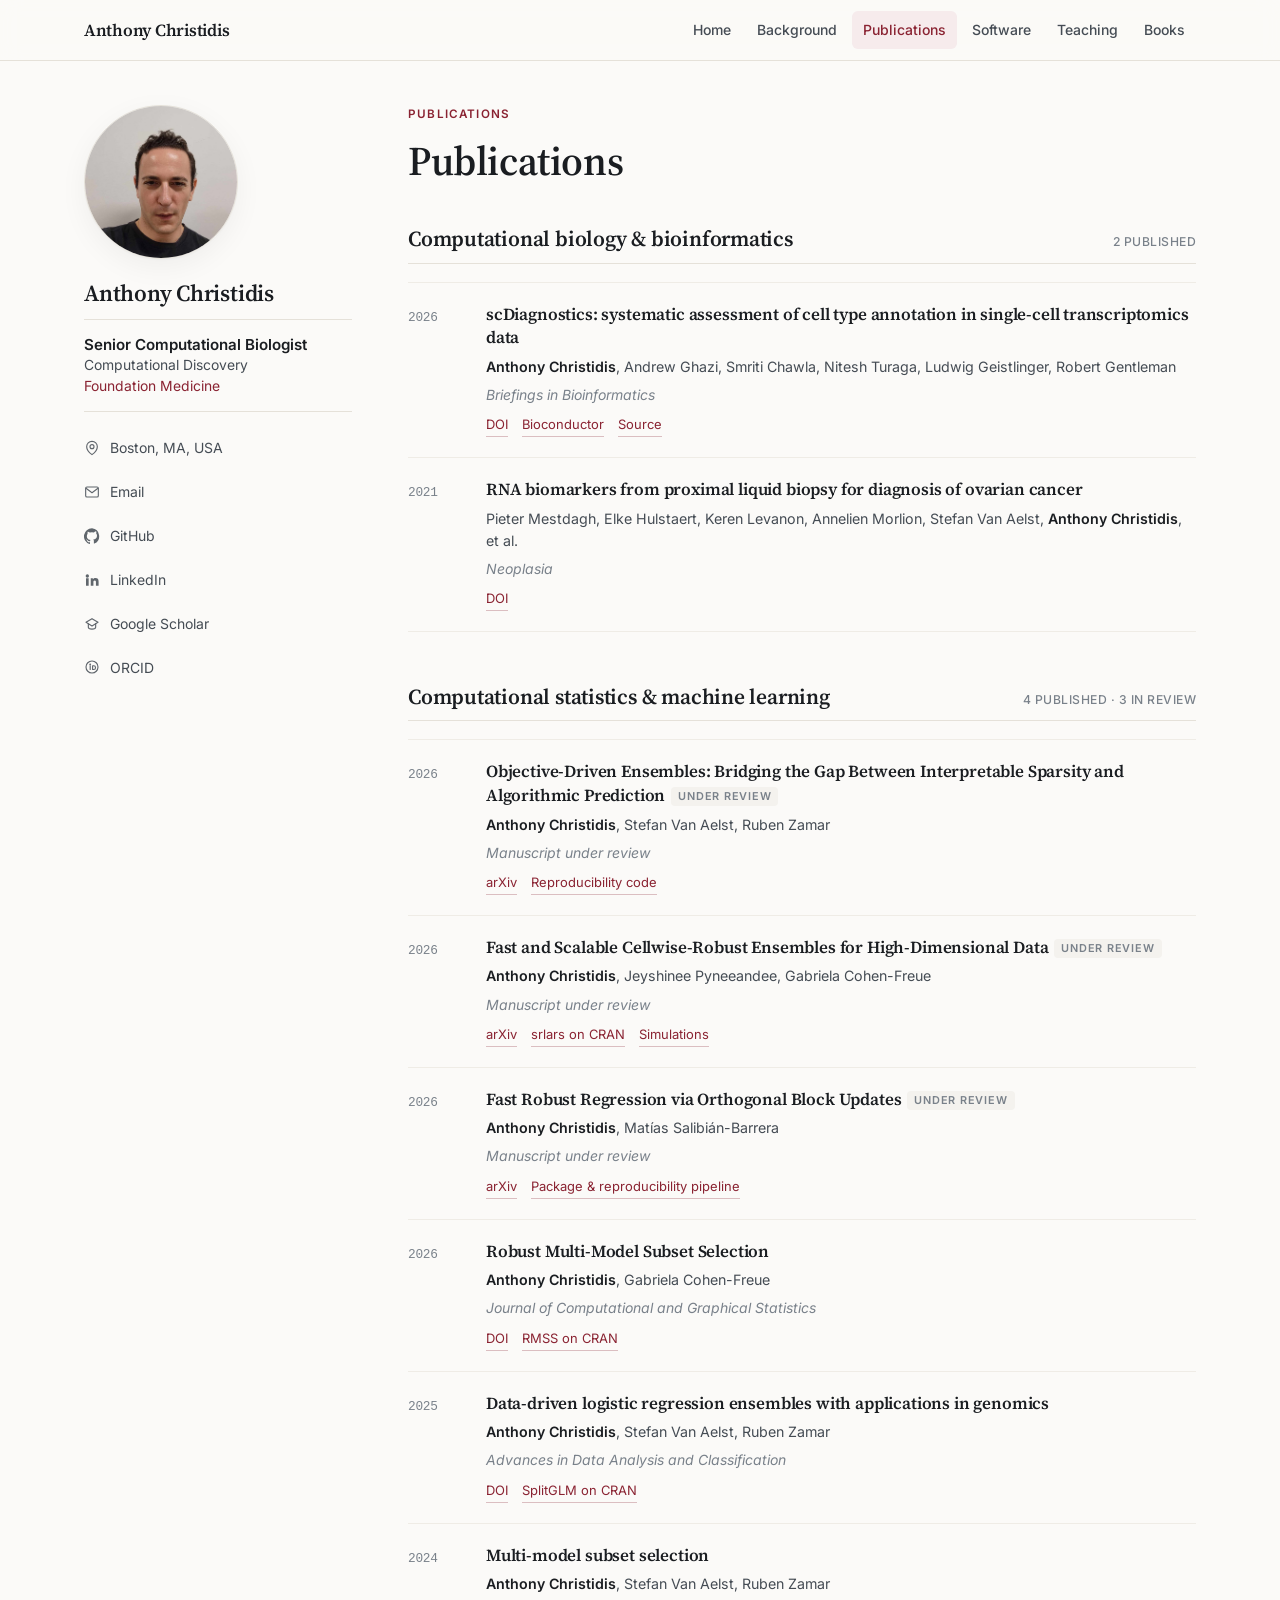
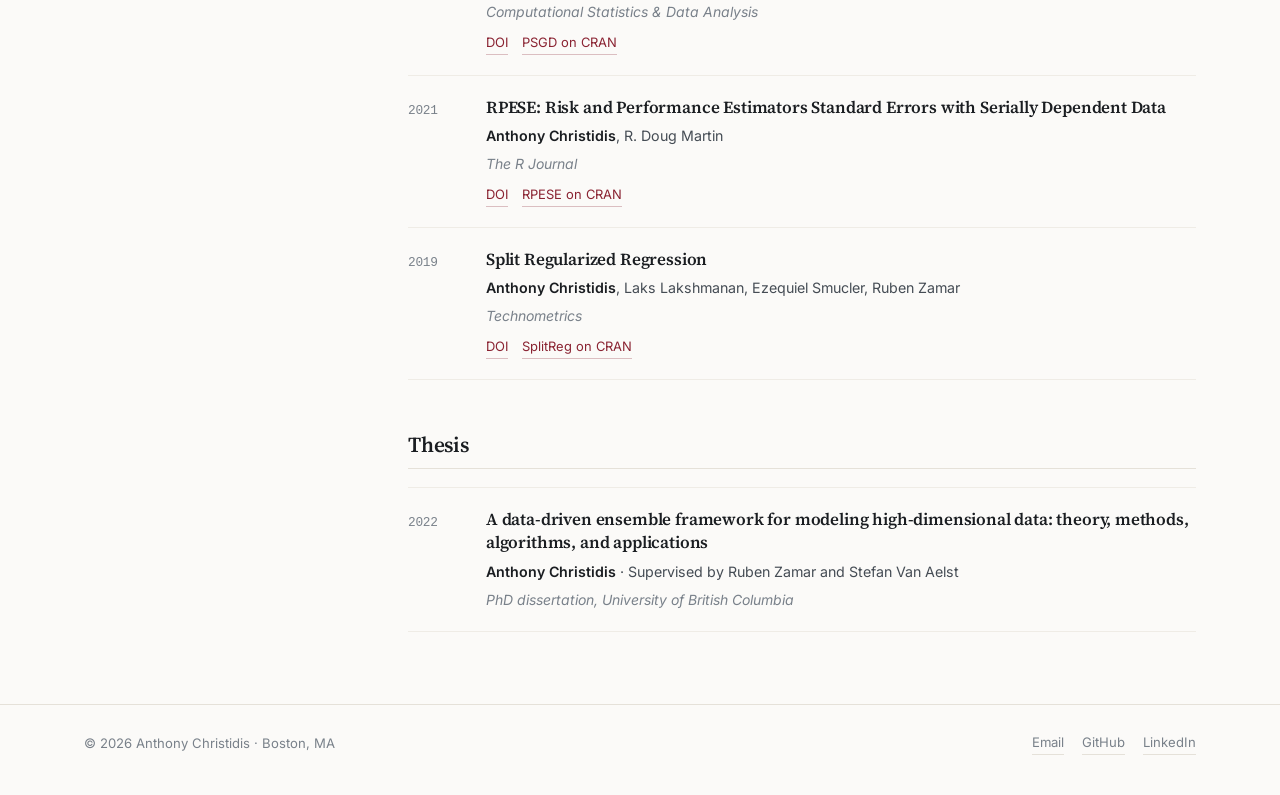
<file: publications.html>
<!DOCTYPE html>
<html lang="en">
<head>
<meta charset="UTF-8">
<meta name="viewport" content="width=device-width, initial-scale=1">
<title>Publications · Anthony Christidis</title>
<meta name="description" content="Peer-reviewed publications by Anthony Christidis in computational biology, bioinformatics, computational statistics, and machine learning.">
<link rel="icon" type="image/png" href="images/website_icon.png">
<link rel="preconnect" href="https://fonts.googleapis.com">
<link rel="preconnect" href="https://fonts.gstatic.com" crossorigin>
<link href="https://fonts.googleapis.com/css2?family=Inter:wght@400;500;600&family=Source+Serif+4:opsz,wght@8..60,400;8..60,600&display=swap" rel="stylesheet">
<link rel="canonical" href="https://anthonychristidis.github.io/publications.html">
<meta property="og:type" content="website">
<meta property="og:site_name" content="Anthony Christidis">
<meta property="og:title" content="Publications · Anthony Christidis">
<meta property="og:description" content="Peer-reviewed publications by Anthony Christidis in computational biology, bioinformatics, computational statistics, and machine learning.">
<meta property="og:url" content="https://anthonychristidis.github.io/publications.html">
<meta property="og:image" content="https://anthonychristidis.github.io/images/website_pic.png">
<meta name="twitter:card" content="summary">
<link rel="stylesheet" href="styles.css?v=20261105">
</head>
<body>

<a class="skip-link" href="#main">Skip to content</a>

<header class="topbar">
  <div class="topbar__inner">
    <a class="brand" href="index.html">Anthony Christidis</a>
    <nav class="mainnav" aria-label="Main">
      <a href="index.html">Home</a>
      <a href="background.html">Background</a>
      <a href="publications.html" aria-current="page">Publications</a>
      <a href="software.html">Software</a>
      <a href="teaching.html">Teaching</a>
      <a href="books.html">Books</a>
    </nav>
  </div>
</header>

<div class="shell">

  <aside class="sidebar">
    <img src="images/website_pic.png" alt="Anthony Christidis" class="sidebar__photo">
    <h1 class="sidebar__name">Anthony Christidis</h1>
    <div class="sidebar__role">
      <span class="r-title">Senior Computational Biologist</span>
      <span class="r-line">Computational Discovery</span>
      <span class="r-line"><a href="https://www.foundationmedicine.com/">Foundation Medicine</a></span>
    </div>
    <ul class="sidebar__links">
      <li><a href="https://www.google.com/maps/search/?api=1&amp;query=Foundation+Medicine+Boston+MA" target="_blank" rel="noopener">
        <svg viewBox="0 0 24 24" aria-hidden="true"><path d="M20 10c0 6-8 12-8 12s-8-6-8-12a8 8 0 0 1 16 0Z"/><circle cx="12" cy="10" r="3"/></svg>
        Boston, MA, USA</a></li>
      <li><a href="mailto:achristidis@foundationmedicine.com">
        <svg viewBox="0 0 24 24" aria-hidden="true"><rect x="2.5" y="4.5" width="19" height="15" rx="2"/><path d="m3 6.5 9 6.5 9-6.5"/></svg>
        Email</a></li>
      <li><a href="https://github.com/AnthonyChristidis" target="_blank" rel="noopener">
        <svg class="fill" viewBox="0 0 24 24" aria-hidden="true"><path d="M12 .5a12 12 0 0 0-3.8 23.4c.6.1.8-.3.8-.6v-2c-3.3.7-4-1.6-4-1.6-.6-1.4-1.4-1.8-1.4-1.8-1.1-.7 0-.7 0-.7 1.2.1 1.9 1.3 1.9 1.3 1.1 1.8 2.8 1.3 3.5 1 .1-.8.4-1.3.8-1.6-2.7-.3-5.5-1.3-5.5-5.9 0-1.3.5-2.4 1.2-3.2-.1-.3-.5-1.5.1-3.2 0 0 1-.3 3.3 1.2a11.5 11.5 0 0 1 6 0C17.2 4.7 18.2 5 18.2 5c.6 1.7.2 2.9.1 3.2.8.8 1.2 1.9 1.2 3.2 0 4.6-2.8 5.6-5.5 5.9.4.4.8 1.1.8 2.2v3.3c0 .3.2.7.8.6A12 12 0 0 0 12 .5Z"/></svg>
        GitHub</a></li>
      <li><a href="https://www.linkedin.com/in/anthony-christidis-61272a120/" target="_blank" rel="noopener">
        <svg class="fill" viewBox="0 0 24 24" aria-hidden="true"><path d="M4.98 3.5A2.5 2.5 0 1 0 5 8.5a2.5 2.5 0 0 0 0-5ZM3 9.5h4v11H3v-11Zm6.5 0h3.8v1.5h.06c.53-.95 1.83-1.95 3.77-1.95 4.03 0 4.77 2.5 4.77 5.76v5.69h-4v-5.04c0-1.2-.02-2.75-1.75-2.75-1.75 0-2.02 1.31-2.02 2.66v5.13h-4v-11Z"/></svg>
        LinkedIn</a></li>
      <li><a href="https://scholar.google.com/citations?user=vQGC_OQAAAAJ&amp;hl=en" target="_blank" rel="noopener">
        <svg viewBox="0 0 24 24" aria-hidden="true"><path d="M3 9.5 12 4l9 5.5-9 5.5-9-5.5Z"/><path d="M6.5 11.8V17c0 1.4 2.5 2.7 5.5 2.7s5.5-1.3 5.5-2.7v-5.2"/></svg>
        Google Scholar</a></li>
      <li><a href="https://orcid.org/0000-0002-4565-6279" target="_blank" rel="noopener">
        <svg viewBox="0 0 24 24" aria-hidden="true"><circle cx="12" cy="12" r="9"/><path d="M9.3 10.2v5.6"/><circle cx="9.3" cy="8.1" r=".55"/><path d="M12.9 10.2h1.6a2.8 2.8 0 0 1 0 5.6h-1.6Z"/></svg>
        ORCID</a></li>
    </ul>
  </aside>

  <main class="content" id="main">

    <p class="eyebrow">Publications</p>
    <h2 class="page-title">Publications</h2>

    <section class="section">
      <h2 class="section__title">Computational biology &amp; bioinformatics <span class="count">2 published</span></h2>

      <ul class="pubs">
        <li class="pub">
          <span class="pub__year">2026</span>
          <div>
            <h3 class="pub__title">
              <a href="https://doi.org/10.1093/bib/bbag496" target="_blank" rel="noopener">scDiagnostics: systematic
              assessment of cell type annotation in single-cell transcriptomics data</a>
            </h3>
            <p class="pub__authors">
              <span class="me">Anthony Christidis</span>, Andrew Ghazi, Smriti Chawla, Nitesh Turaga,
              Ludwig Geistlinger, Robert Gentleman
            </p>
            <p class="pub__venue">Briefings in Bioinformatics</p>
            <p class="pub__links">
              <a href="https://doi.org/10.1093/bib/bbag496" target="_blank" rel="noopener">DOI</a>
              <a href="https://bioconductor.org/packages/scDiagnostics" target="_blank" rel="noopener">Bioconductor</a>
              <a href="https://github.com/AnthonyChristidis/scDiagnostics" target="_blank" rel="noopener">Source</a>
            </p>
          </div>
        </li>

        <li class="pub">
          <span class="pub__year">2021</span>
          <div>
            <h3 class="pub__title">
              <a href="https://doi.org/10.1016/j.neo.2021.12.008" target="_blank" rel="noopener">RNA biomarkers from
              proximal liquid biopsy for diagnosis of ovarian cancer</a>
            </h3>
            <p class="pub__authors">
              Pieter Mestdagh, Elke Hulstaert, Keren Levanon, Annelien Morlion, Stefan Van Aelst,
              <span class="me">Anthony Christidis</span>, et al.
            </p>
            <p class="pub__venue">Neoplasia</p>
            <p class="pub__links">
              <a href="https://doi.org/10.1016/j.neo.2021.12.008" target="_blank" rel="noopener">DOI</a>
            </p>
          </div>
        </li>
      </ul>
    </section>

    <section class="section">
      <h2 class="section__title">Computational statistics &amp; machine learning <span class="count">4 published · 3 in review</span></h2>

      <ul class="pubs">
        <li class="pub">
          <span class="pub__year">2026</span>
          <div>
            <h3 class="pub__title">Objective-Driven Ensembles: Bridging the Gap Between Interpretable Sparsity and
              Algorithmic Prediction<span class="tag tag--mute">Under review</span></h3>
            <p class="pub__authors">
              <span class="me">Anthony Christidis</span>, Stefan Van Aelst, Ruben Zamar
            </p>
            <p class="pub__venue">Manuscript under review</p>
            <p class="pub__links">
              <a href="https://arxiv.org/abs/1812.05678" target="_blank" rel="noopener">arXiv</a>
              <a href="https://github.com/AnthonyChristidis/objective-driven-ensembles" target="_blank" rel="noopener">Reproducibility code</a>
            </p>
          </div>
        </li>

        <li class="pub">
          <span class="pub__year">2026</span>
          <div>
            <h3 class="pub__title">Fast and Scalable Cellwise-Robust Ensembles for High-Dimensional Data<span class="tag tag--mute">Under review</span></h3>
            <p class="pub__authors">
              <span class="me">Anthony Christidis</span>, Jeyshinee Pyneeandee, Gabriela Cohen-Freue
            </p>
            <p class="pub__venue">Manuscript under review</p>
            <p class="pub__links">
              <a href="https://arxiv.org/abs/2603.20940" target="_blank" rel="noopener">arXiv</a>
              <a href="https://cran.r-project.org/package=srlars" target="_blank" rel="noopener">srlars on CRAN</a>
              <a href="https://github.com/AnthonyChristidis/FSCRE-Simulations" target="_blank" rel="noopener">Simulations</a>
            </p>
          </div>
        </li>

        <li class="pub">
          <span class="pub__year">2026</span>
          <div>
            <h3 class="pub__title">Fast Robust Regression via Orthogonal Block Updates<span class="tag tag--mute">Under review</span></h3>
            <p class="pub__authors">
              <span class="me">Anthony Christidis</span>, Matías Salibián-Barrera
            </p>
            <p class="pub__venue">Manuscript under review</p>
            <p class="pub__links">
              <a href="https://arxiv.org/abs/2606.26611" target="_blank" rel="noopener">arXiv</a>
              <a href="https://github.com/AnthonyChristidis/ROBU" target="_blank" rel="noopener">Package &amp; reproducibility pipeline</a>
            </p>
          </div>
        </li>

        <li class="pub">
          <span class="pub__year">2026</span>
          <div>
            <h3 class="pub__title">
              <a href="https://doi.org/10.1080/10618600.2025.2596057" target="_blank" rel="noopener">Robust Multi-Model
              Subset Selection</a>
            </h3>
            <p class="pub__authors">
              <span class="me">Anthony Christidis</span>, Gabriela Cohen-Freue
            </p>
            <p class="pub__venue">Journal of Computational and Graphical Statistics</p>
            <p class="pub__links">
              <a href="https://doi.org/10.1080/10618600.2025.2596057" target="_blank" rel="noopener">DOI</a>
              <a href="https://cran.r-project.org/package=RMSS" target="_blank" rel="noopener">RMSS on CRAN</a>
            </p>
          </div>
        </li>

        <li class="pub">
          <span class="pub__year">2025</span>
          <div>
            <h3 class="pub__title">
              <a href="https://doi.org/10.1007/s11634-025-00659-0" target="_blank" rel="noopener">Data-driven logistic
              regression ensembles with applications in genomics</a>
            </h3>
            <p class="pub__authors">
              <span class="me">Anthony Christidis</span>, Stefan Van Aelst, Ruben Zamar
            </p>
            <p class="pub__venue">Advances in Data Analysis and Classification</p>
            <p class="pub__links">
              <a href="https://doi.org/10.1007/s11634-025-00659-0" target="_blank" rel="noopener">DOI</a>
              <a href="https://cran.r-project.org/package=SplitGLM" target="_blank" rel="noopener">SplitGLM on CRAN</a>
            </p>
          </div>
        </li>

        <li class="pub">
          <span class="pub__year">2024</span>
          <div>
            <h3 class="pub__title">
              <a href="https://doi.org/10.1016/j.csda.2024.108073" target="_blank" rel="noopener">Multi-model subset
              selection</a>
            </h3>
            <p class="pub__authors">
              <span class="me">Anthony Christidis</span>, Stefan Van Aelst, Ruben Zamar
            </p>
            <p class="pub__venue">Computational Statistics &amp; Data Analysis</p>
            <p class="pub__links">
              <a href="https://doi.org/10.1016/j.csda.2024.108073" target="_blank" rel="noopener">DOI</a>
              <a href="https://cran.r-project.org/package=PSGD" target="_blank" rel="noopener">PSGD on CRAN</a>
            </p>
          </div>
        </li>

        <li class="pub">
          <span class="pub__year">2021</span>
          <div>
            <h3 class="pub__title">
              <a href="https://doi.org/10.32614/RJ-2021-106" target="_blank" rel="noopener">RPESE: Risk and Performance
              Estimators Standard Errors with Serially Dependent Data</a>
            </h3>
            <p class="pub__authors">
              <span class="me">Anthony Christidis</span>, R. Doug Martin
            </p>
            <p class="pub__venue">The R Journal</p>
            <p class="pub__links">
              <a href="https://doi.org/10.32614/RJ-2021-106" target="_blank" rel="noopener">DOI</a>
              <a href="https://cran.r-project.org/package=RPESE" target="_blank" rel="noopener">RPESE on CRAN</a>
            </p>
          </div>
        </li>

        <li class="pub">
          <span class="pub__year">2019</span>
          <div>
            <h3 class="pub__title">
              <a href="https://doi.org/10.1080/00401706.2019.1635533" target="_blank" rel="noopener">Split Regularized
              Regression</a>
            </h3>
            <p class="pub__authors">
              <span class="me">Anthony Christidis</span>, Laks Lakshmanan, Ezequiel Smucler, Ruben Zamar
            </p>
            <p class="pub__venue">Technometrics</p>
            <p class="pub__links">
              <a href="https://doi.org/10.1080/00401706.2019.1635533" target="_blank" rel="noopener">DOI</a>
              <a href="https://cran.r-project.org/package=SplitReg" target="_blank" rel="noopener">SplitReg on CRAN</a>
            </p>
          </div>
        </li>
      </ul>
    </section>

    <section class="section">
      <h2 class="section__title">Thesis</h2>
      <ul class="pubs">
        <li class="pub">
          <span class="pub__year">2022</span>
          <div>
            <h3 class="pub__title">
              <a href="https://open.library.ubc.ca/soa/cIRcle/collections/ubctheses/24/items/1.0421407" target="_blank" rel="noopener">A
              data-driven ensemble framework for modeling high-dimensional data: theory, methods, algorithms, and
              applications</a>
            </h3>
            <p class="pub__authors">
              <span class="me">Anthony Christidis</span> · Supervised by Ruben Zamar and Stefan Van Aelst
            </p>
            <p class="pub__venue">PhD dissertation, University of British Columbia</p>
          </div>
        </li>
      </ul>
    </section>

  </main>
</div>

<footer class="footer">
  <div class="footer__inner">
    <span>&copy; 2026 Anthony Christidis &middot; Boston, MA</span>
    <span class="footer__links">
      <a href="mailto:achristidis@foundationmedicine.com">Email</a>
      <a href="https://github.com/AnthonyChristidis" target="_blank" rel="noopener">GitHub</a>
      <a href="https://www.linkedin.com/in/anthony-christidis-61272a120/" target="_blank" rel="noopener">LinkedIn</a>
    </span>
  </div>
</footer>

</body>
</html>
</file>
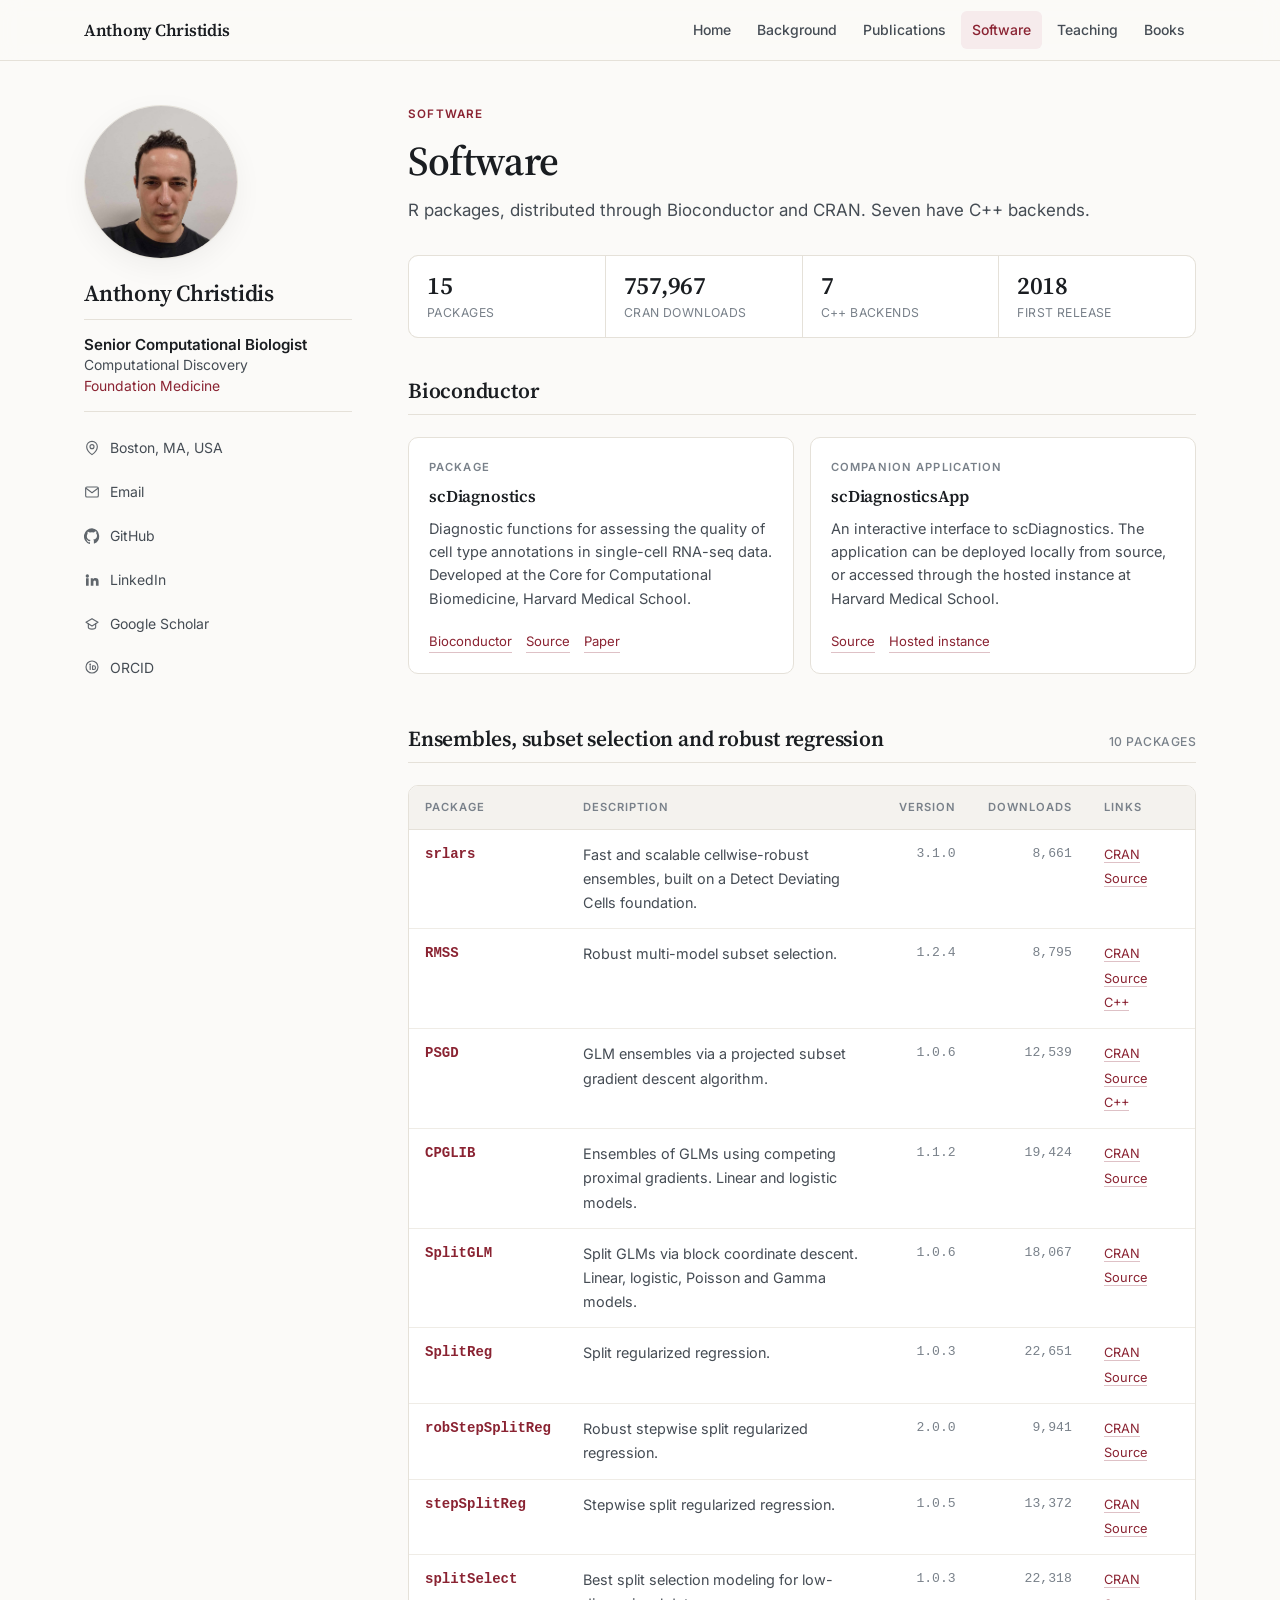
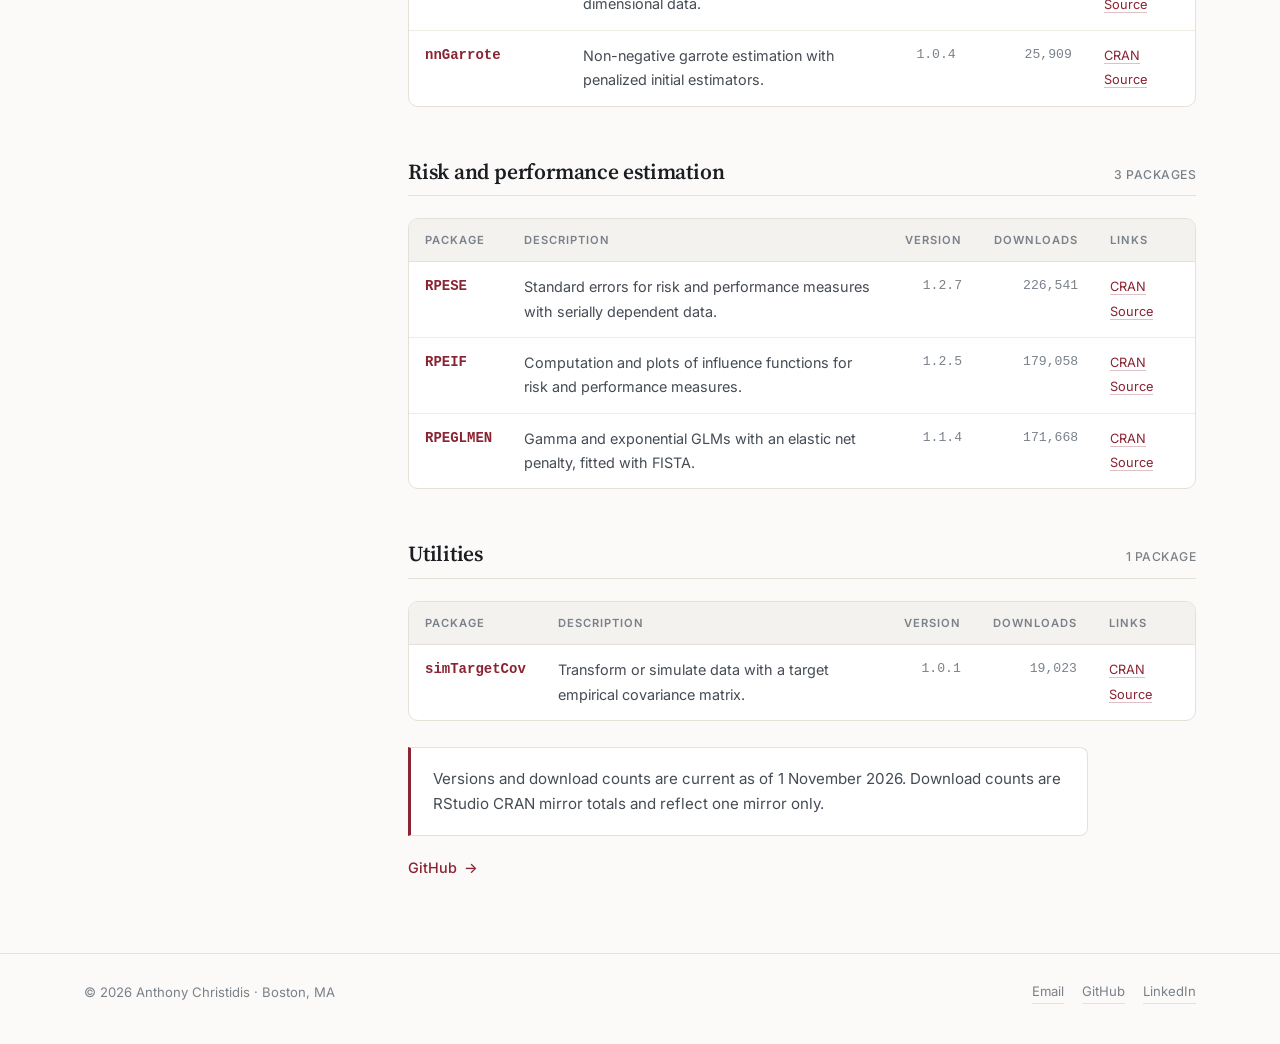
<file: software.html>
<!DOCTYPE html>
<html lang="en">
<head>
<meta charset="UTF-8">
<meta name="viewport" content="width=device-width, initial-scale=1">
<title>Software · Anthony Christidis</title>
<meta name="description" content="Open-source R and Bioconductor packages by Anthony Christidis: scDiagnostics, plus fourteen CRAN packages for ensembles, robust regression, and risk estimation.">
<link rel="icon" type="image/png" href="images/website_icon.png">
<link rel="preconnect" href="https://fonts.googleapis.com">
<link rel="preconnect" href="https://fonts.gstatic.com" crossorigin>
<link href="https://fonts.googleapis.com/css2?family=Inter:wght@400;500;600&family=Source+Serif+4:opsz,wght@8..60,400;8..60,600&display=swap" rel="stylesheet">
<link rel="canonical" href="https://anthonychristidis.github.io/software.html">
<meta property="og:type" content="website">
<meta property="og:site_name" content="Anthony Christidis">
<meta property="og:title" content="Software · Anthony Christidis">
<meta property="og:description" content="Open-source R and Bioconductor packages by Anthony Christidis: scDiagnostics, plus fourteen CRAN packages for ensembles, robust regression, and risk estimation.">
<meta property="og:url" content="https://anthonychristidis.github.io/software.html">
<meta property="og:image" content="https://anthonychristidis.github.io/images/website_pic.png">
<meta name="twitter:card" content="summary">
<link rel="stylesheet" href="styles.css?v=20261105">
</head>
<body>

<a class="skip-link" href="#main">Skip to content</a>

<header class="topbar">
  <div class="topbar__inner">
    <a class="brand" href="index.html">Anthony Christidis</a>
    <nav class="mainnav" aria-label="Main">
      <a href="index.html">Home</a>
      <a href="background.html">Background</a>
      <a href="publications.html">Publications</a>
      <a href="software.html" aria-current="page">Software</a>
      <a href="teaching.html">Teaching</a>
      <a href="books.html">Books</a>
    </nav>
  </div>
</header>

<div class="shell">

  <aside class="sidebar">
    <img src="images/website_pic.png" alt="Anthony Christidis" class="sidebar__photo">
    <h1 class="sidebar__name">Anthony Christidis</h1>
    <div class="sidebar__role">
      <span class="r-title">Senior Computational Biologist</span>
      <span class="r-line">Computational Discovery</span>
      <span class="r-line"><a href="https://www.foundationmedicine.com/">Foundation Medicine</a></span>
    </div>
    <ul class="sidebar__links">
      <li><a href="https://www.google.com/maps/search/?api=1&amp;query=Foundation+Medicine+Boston+MA" target="_blank" rel="noopener">
        <svg viewBox="0 0 24 24" aria-hidden="true"><path d="M20 10c0 6-8 12-8 12s-8-6-8-12a8 8 0 0 1 16 0Z"/><circle cx="12" cy="10" r="3"/></svg>
        Boston, MA, USA</a></li>
      <li><a href="mailto:achristidis@foundationmedicine.com">
        <svg viewBox="0 0 24 24" aria-hidden="true"><rect x="2.5" y="4.5" width="19" height="15" rx="2"/><path d="m3 6.5 9 6.5 9-6.5"/></svg>
        Email</a></li>
      <li><a href="https://github.com/AnthonyChristidis" target="_blank" rel="noopener">
        <svg class="fill" viewBox="0 0 24 24" aria-hidden="true"><path d="M12 .5a12 12 0 0 0-3.8 23.4c.6.1.8-.3.8-.6v-2c-3.3.7-4-1.6-4-1.6-.6-1.4-1.4-1.8-1.4-1.8-1.1-.7 0-.7 0-.7 1.2.1 1.9 1.3 1.9 1.3 1.1 1.8 2.8 1.3 3.5 1 .1-.8.4-1.3.8-1.6-2.7-.3-5.5-1.3-5.5-5.9 0-1.3.5-2.4 1.2-3.2-.1-.3-.5-1.5.1-3.2 0 0 1-.3 3.3 1.2a11.5 11.5 0 0 1 6 0C17.2 4.7 18.2 5 18.2 5c.6 1.7.2 2.9.1 3.2.8.8 1.2 1.9 1.2 3.2 0 4.6-2.8 5.6-5.5 5.9.4.4.8 1.1.8 2.2v3.3c0 .3.2.7.8.6A12 12 0 0 0 12 .5Z"/></svg>
        GitHub</a></li>
      <li><a href="https://www.linkedin.com/in/anthony-christidis-61272a120/" target="_blank" rel="noopener">
        <svg class="fill" viewBox="0 0 24 24" aria-hidden="true"><path d="M4.98 3.5A2.5 2.5 0 1 0 5 8.5a2.5 2.5 0 0 0 0-5ZM3 9.5h4v11H3v-11Zm6.5 0h3.8v1.5h.06c.53-.95 1.83-1.95 3.77-1.95 4.03 0 4.77 2.5 4.77 5.76v5.69h-4v-5.04c0-1.2-.02-2.75-1.75-2.75-1.75 0-2.02 1.31-2.02 2.66v5.13h-4v-11Z"/></svg>
        LinkedIn</a></li>
      <li><a href="https://scholar.google.com/citations?user=vQGC_OQAAAAJ&amp;hl=en" target="_blank" rel="noopener">
        <svg viewBox="0 0 24 24" aria-hidden="true"><path d="M3 9.5 12 4l9 5.5-9 5.5-9-5.5Z"/><path d="M6.5 11.8V17c0 1.4 2.5 2.7 5.5 2.7s5.5-1.3 5.5-2.7v-5.2"/></svg>
        Google Scholar</a></li>
      <li><a href="https://orcid.org/0000-0002-4565-6279" target="_blank" rel="noopener">
        <svg viewBox="0 0 24 24" aria-hidden="true"><circle cx="12" cy="12" r="9"/><path d="M9.3 10.2v5.6"/><circle cx="9.3" cy="8.1" r=".55"/><path d="M12.9 10.2h1.6a2.8 2.8 0 0 1 0 5.6h-1.6Z"/></svg>
        ORCID</a></li>
    </ul>
  </aside>

  <main class="content" id="main">

    <p class="eyebrow">Software</p>
    <h2 class="page-title">Software</h2>
    <p class="page-lede">
      R packages, distributed through Bioconductor and CRAN. Seven have C++ backends.
    </p>

    <div class="stats">
      <div class="stat"><span class="stat__num">15</span><span class="stat__label">Packages</span></div>
      <div class="stat"><span class="stat__num">757,967</span><span class="stat__label">CRAN downloads</span></div>
      <div class="stat"><span class="stat__num">7</span><span class="stat__label">C++ backends</span></div>
      <div class="stat"><span class="stat__num">2018</span><span class="stat__label">First release</span></div>
    </div>

    <section class="section">
      <h2 class="section__title">Bioconductor</h2>

      <div class="cards">
        <article class="card">
          <span class="card__kicker">Package</span>
          <h3><a href="https://bioconductor.org/packages/scDiagnostics" target="_blank" rel="noopener">scDiagnostics</a></h3>
          <p>
            Diagnostic functions for assessing the quality of cell type annotations in single-cell RNA-seq data.
            Developed at the Core for Computational Biomedicine, Harvard Medical School.
          </p>
          <div class="card__foot">
            <a href="https://bioconductor.org/packages/scDiagnostics" target="_blank" rel="noopener">Bioconductor</a>
            <a href="https://github.com/ccb-hms/scDiagnostics" target="_blank" rel="noopener">Source</a>
            <a href="https://doi.org/10.1093/bib/bbag496" target="_blank" rel="noopener">Paper</a>
          </div>
        </article>

        <article class="card">
          <span class="card__kicker">Companion application</span>
          <h3><a href="https://github.com/ccb-hms/scDiagnosticsApp" target="_blank" rel="noopener">scDiagnosticsApp</a></h3>
          <p>
            An interactive interface to scDiagnostics. The application can be deployed locally from source, or accessed
            through the hosted instance at Harvard Medical School.
          </p>
          <div class="card__foot">
            <a href="https://github.com/ccb-hms/scDiagnosticsApp" target="_blank" rel="noopener">Source</a>
            <a href="https://ccb.connect.hms.harvard.edu/scDiagnosticsApp/" target="_blank" rel="noopener">Hosted instance</a>
          </div>
        </article>
      </div>
    </section>

    <section class="section">
      <h2 class="section__title">Ensembles, subset selection and robust regression <span class="count">10 packages</span></h2>

      <div class="pkg-table-wrap">
        <table class="pkg-table">
          <thead>
            <tr>
              <th scope="col">Package</th>
              <th scope="col">Description</th>
              <th scope="col" style="text-align:right">Version</th>
              <th scope="col" style="text-align:right">Downloads</th>
              <th scope="col">Links</th>
            </tr>
          </thead>
          <tbody>
            <tr>
              <td class="pkg-name"><a href="https://cran.r-project.org/package=srlars" target="_blank" rel="noopener">srlars</a></td>
              <td class="pkg-desc">Fast and scalable cellwise-robust ensembles, built on a Detect Deviating Cells foundation.</td>
              <td class="pkg-num">3.1.0</td>
              <td class="pkg-num">8,661</td>
              <td class="pkg-links">
                <a href="https://cran.r-project.org/package=srlars" target="_blank" rel="noopener">CRAN</a>
                <a href="https://github.com/AnthonyChristidis/srlars" target="_blank" rel="noopener">Source</a>
              </td>
            </tr>
            <tr>
              <td class="pkg-name"><a href="https://cran.r-project.org/package=RMSS" target="_blank" rel="noopener">RMSS</a></td>
              <td class="pkg-desc">Robust multi-model subset selection.</td>
              <td class="pkg-num">1.2.4</td>
              <td class="pkg-num">8,795</td>
              <td class="pkg-links">
                <a href="https://cran.r-project.org/package=RMSS" target="_blank" rel="noopener">CRAN</a>
                <a href="https://github.com/AnthonyChristidis/RMSS" target="_blank" rel="noopener">Source</a>
                <a href="https://github.com/AnthonyChristidis/RMSS-CPP-Library" target="_blank" rel="noopener">C++</a>
              </td>
            </tr>
            <tr>
              <td class="pkg-name"><a href="https://cran.r-project.org/package=PSGD" target="_blank" rel="noopener">PSGD</a></td>
              <td class="pkg-desc">GLM ensembles via a projected subset gradient descent algorithm.</td>
              <td class="pkg-num">1.0.6</td>
              <td class="pkg-num">12,539</td>
              <td class="pkg-links">
                <a href="https://cran.r-project.org/package=PSGD" target="_blank" rel="noopener">CRAN</a>
                <a href="https://github.com/AnthonyChristidis/PSGD" target="_blank" rel="noopener">Source</a>
                <a href="https://github.com/AnthonyChristidis/PSGD-CPP-Library" target="_blank" rel="noopener">C++</a>
              </td>
            </tr>
            <tr>
              <td class="pkg-name"><a href="https://cran.r-project.org/package=CPGLIB" target="_blank" rel="noopener">CPGLIB</a></td>
              <td class="pkg-desc">Ensembles of GLMs using competing proximal gradients. Linear and logistic models.</td>
              <td class="pkg-num">1.1.2</td>
              <td class="pkg-num">19,424</td>
              <td class="pkg-links">
                <a href="https://cran.r-project.org/package=CPGLIB" target="_blank" rel="noopener">CRAN</a>
                <a href="https://github.com/AnthonyChristidis/CPGLIB" target="_blank" rel="noopener">Source</a>
              </td>
            </tr>
            <tr>
              <td class="pkg-name"><a href="https://cran.r-project.org/package=SplitGLM" target="_blank" rel="noopener">SplitGLM</a></td>
              <td class="pkg-desc">Split GLMs via block coordinate descent. Linear, logistic, Poisson and Gamma models.</td>
              <td class="pkg-num">1.0.6</td>
              <td class="pkg-num">18,067</td>
              <td class="pkg-links">
                <a href="https://cran.r-project.org/package=SplitGLM" target="_blank" rel="noopener">CRAN</a>
                <a href="https://github.com/AnthonyChristidis/SplitGLM" target="_blank" rel="noopener">Source</a>
              </td>
            </tr>
            <tr>
              <td class="pkg-name"><a href="https://cran.r-project.org/package=SplitReg" target="_blank" rel="noopener">SplitReg</a></td>
              <td class="pkg-desc">Split regularized regression.</td>
              <td class="pkg-num">1.0.3</td>
              <td class="pkg-num">22,651</td>
              <td class="pkg-links">
                <a href="https://cran.r-project.org/package=SplitReg" target="_blank" rel="noopener">CRAN</a>
                <a href="https://github.com/AnthonyChristidis/SplitReg" target="_blank" rel="noopener">Source</a>
              </td>
            </tr>
            <tr>
              <td class="pkg-name"><a href="https://cran.r-project.org/package=robStepSplitReg" target="_blank" rel="noopener">robStepSplitReg</a></td>
              <td class="pkg-desc">Robust stepwise split regularized regression.</td>
              <td class="pkg-num">2.0.0</td>
              <td class="pkg-num">9,941</td>
              <td class="pkg-links">
                <a href="https://cran.r-project.org/package=robStepSplitReg" target="_blank" rel="noopener">CRAN</a>
                <a href="https://github.com/AnthonyChristidis/robStepSplitReg" target="_blank" rel="noopener">Source</a>
              </td>
            </tr>
            <tr>
              <td class="pkg-name"><a href="https://cran.r-project.org/package=stepSplitReg" target="_blank" rel="noopener">stepSplitReg</a></td>
              <td class="pkg-desc">Stepwise split regularized regression.</td>
              <td class="pkg-num">1.0.5</td>
              <td class="pkg-num">13,372</td>
              <td class="pkg-links">
                <a href="https://cran.r-project.org/package=stepSplitReg" target="_blank" rel="noopener">CRAN</a>
                <a href="https://github.com/AnthonyChristidis/stepSplitReg" target="_blank" rel="noopener">Source</a>
              </td>
            </tr>
            <tr>
              <td class="pkg-name"><a href="https://cran.r-project.org/package=splitSelect" target="_blank" rel="noopener">splitSelect</a></td>
              <td class="pkg-desc">Best split selection modeling for low-dimensional data.</td>
              <td class="pkg-num">1.0.3</td>
              <td class="pkg-num">22,318</td>
              <td class="pkg-links">
                <a href="https://cran.r-project.org/package=splitSelect" target="_blank" rel="noopener">CRAN</a>
                <a href="https://github.com/AnthonyChristidis/splitSelect" target="_blank" rel="noopener">Source</a>
              </td>
            </tr>
            <tr>
              <td class="pkg-name"><a href="https://cran.r-project.org/package=nnGarrote" target="_blank" rel="noopener">nnGarrote</a></td>
              <td class="pkg-desc">Non-negative garrote estimation with penalized initial estimators.</td>
              <td class="pkg-num">1.0.4</td>
              <td class="pkg-num">25,909</td>
              <td class="pkg-links">
                <a href="https://cran.r-project.org/package=nnGarrote" target="_blank" rel="noopener">CRAN</a>
                <a href="https://github.com/AnthonyChristidis/nnGarrote" target="_blank" rel="noopener">Source</a>
              </td>
            </tr>
          </tbody>
        </table>
      </div>
    </section>

    <section class="section">
      <h2 class="section__title">Risk and performance estimation <span class="count">3 packages</span></h2>

      <div class="pkg-table-wrap">
        <table class="pkg-table">
          <thead>
            <tr>
              <th scope="col">Package</th>
              <th scope="col">Description</th>
              <th scope="col" style="text-align:right">Version</th>
              <th scope="col" style="text-align:right">Downloads</th>
              <th scope="col">Links</th>
            </tr>
          </thead>
          <tbody>
            <tr>
              <td class="pkg-name"><a href="https://cran.r-project.org/package=RPESE" target="_blank" rel="noopener">RPESE</a></td>
              <td class="pkg-desc">Standard errors for risk and performance measures with serially dependent data.</td>
              <td class="pkg-num">1.2.7</td>
              <td class="pkg-num">226,541</td>
              <td class="pkg-links">
                <a href="https://cran.r-project.org/package=RPESE" target="_blank" rel="noopener">CRAN</a>
                <a href="https://github.com/AnthonyChristidis/RPESE" target="_blank" rel="noopener">Source</a>
              </td>
            </tr>
            <tr>
              <td class="pkg-name"><a href="https://cran.r-project.org/package=RPEIF" target="_blank" rel="noopener">RPEIF</a></td>
              <td class="pkg-desc">Computation and plots of influence functions for risk and performance measures.</td>
              <td class="pkg-num">1.2.5</td>
              <td class="pkg-num">179,058</td>
              <td class="pkg-links">
                <a href="https://cran.r-project.org/package=RPEIF" target="_blank" rel="noopener">CRAN</a>
                <a href="https://github.com/AnthonyChristidis/RPEIF" target="_blank" rel="noopener">Source</a>
              </td>
            </tr>
            <tr>
              <td class="pkg-name"><a href="https://cran.r-project.org/package=RPEGLMEN" target="_blank" rel="noopener">RPEGLMEN</a></td>
              <td class="pkg-desc">Gamma and exponential GLMs with an elastic net penalty, fitted with FISTA.</td>
              <td class="pkg-num">1.1.4</td>
              <td class="pkg-num">171,668</td>
              <td class="pkg-links">
                <a href="https://cran.r-project.org/package=RPEGLMEN" target="_blank" rel="noopener">CRAN</a>
                <a href="https://github.com/AnthonyChristidis/RPEGLMEN" target="_blank" rel="noopener">Source</a>
              </td>
            </tr>
          </tbody>
        </table>
      </div>
    </section>

    <section class="section">
      <h2 class="section__title">Utilities <span class="count">1 package</span></h2>

      <div class="pkg-table-wrap">
        <table class="pkg-table">
          <thead>
            <tr>
              <th scope="col">Package</th>
              <th scope="col">Description</th>
              <th scope="col" style="text-align:right">Version</th>
              <th scope="col" style="text-align:right">Downloads</th>
              <th scope="col">Links</th>
            </tr>
          </thead>
          <tbody>
            <tr>
              <td class="pkg-name"><a href="https://cran.r-project.org/package=simTargetCov" target="_blank" rel="noopener">simTargetCov</a></td>
              <td class="pkg-desc">Transform or simulate data with a target empirical covariance matrix.</td>
              <td class="pkg-num">1.0.1</td>
              <td class="pkg-num">19,023</td>
              <td class="pkg-links">
                <a href="https://cran.r-project.org/package=simTargetCov" target="_blank" rel="noopener">CRAN</a>
                <a href="https://github.com/AnthonyChristidis/simTargetCov" target="_blank" rel="noopener">Source</a>
              </td>
            </tr>
          </tbody>
        </table>
      </div>

      <div class="callout">
        Versions and download counts are current as of 1 November 2026. Download counts are RStudio CRAN mirror
        totals and reflect one mirror only.
      </div>

      <a class="more" href="https://github.com/AnthonyChristidis">GitHub</a>
    </section>

  </main>
</div>

<footer class="footer">
  <div class="footer__inner">
    <span>&copy; 2026 Anthony Christidis &middot; Boston, MA</span>
    <span class="footer__links">
      <a href="mailto:achristidis@foundationmedicine.com">Email</a>
      <a href="https://github.com/AnthonyChristidis" target="_blank" rel="noopener">GitHub</a>
      <a href="https://www.linkedin.com/in/anthony-christidis-61272a120/" target="_blank" rel="noopener">LinkedIn</a>
    </span>
  </div>
</footer>

</body>
</html>
</file>
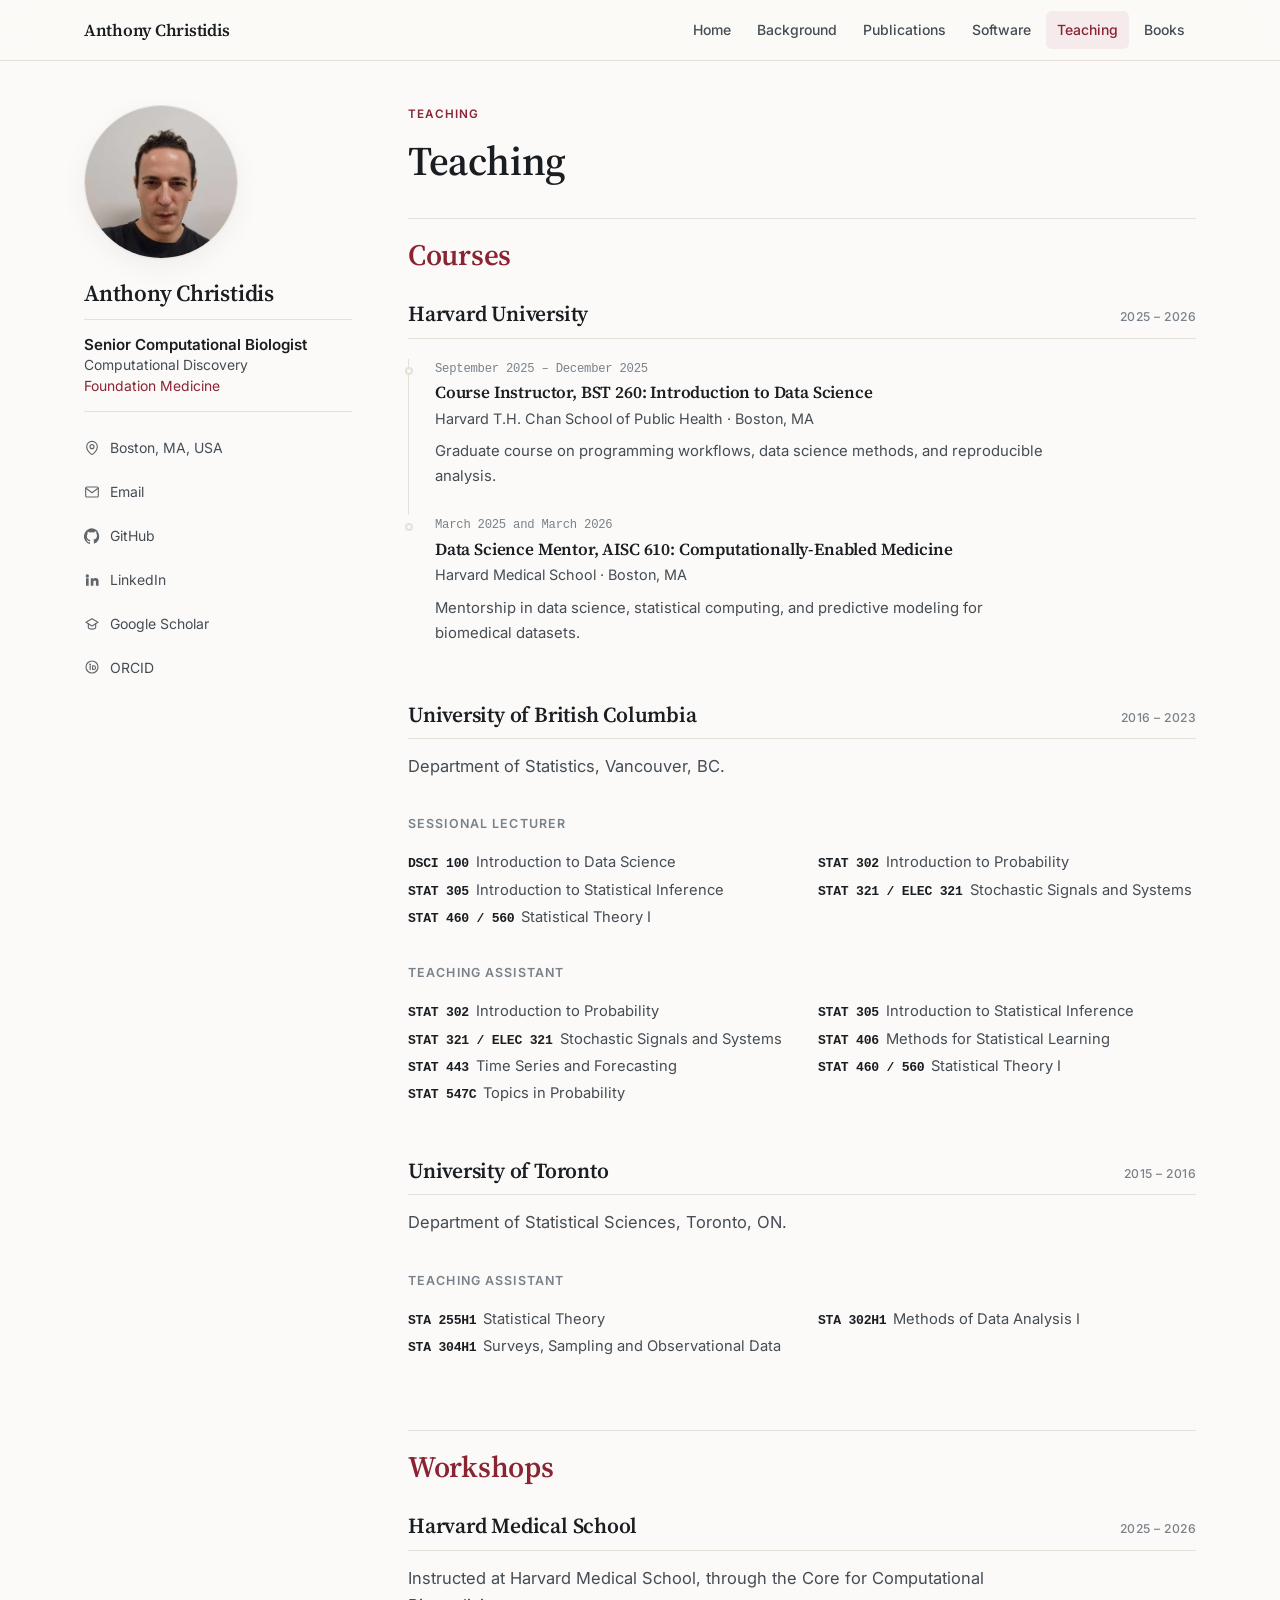
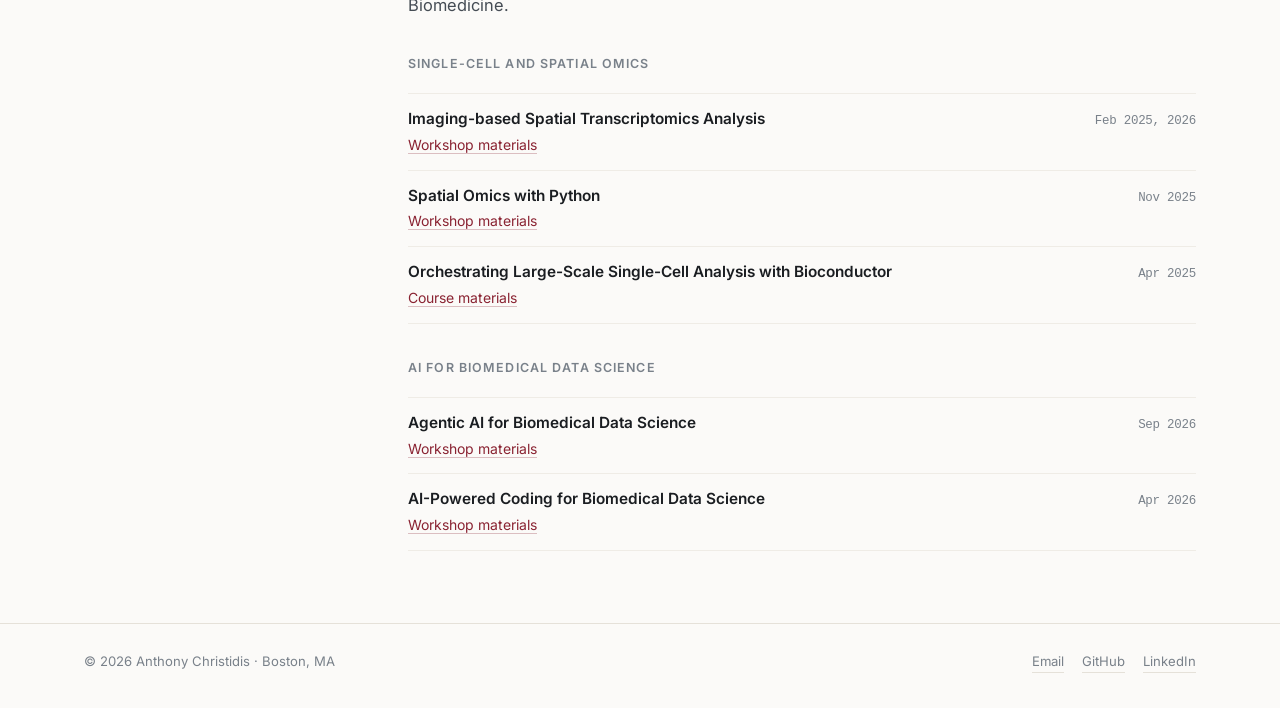
<file: teaching.html>
<!DOCTYPE html>
<html lang="en">
<head>
<meta charset="UTF-8">
<meta name="viewport" content="width=device-width, initial-scale=1">
<title>Teaching · Anthony Christidis</title>
<meta name="description" content="Teaching and mentorship by Anthony Christidis at Harvard Medical School, Harvard T.H. Chan School of Public Health, the University of British Columbia, and the University of Toronto.">
<link rel="icon" type="image/png" href="images/website_icon.png">
<link rel="preconnect" href="https://fonts.googleapis.com">
<link rel="preconnect" href="https://fonts.gstatic.com" crossorigin>
<link href="https://fonts.googleapis.com/css2?family=Inter:wght@400;500;600&family=Source+Serif+4:opsz,wght@8..60,400;8..60,600&display=swap" rel="stylesheet">
<link rel="canonical" href="https://anthonychristidis.github.io/teaching.html">
<meta property="og:type" content="website">
<meta property="og:site_name" content="Anthony Christidis">
<meta property="og:title" content="Teaching · Anthony Christidis">
<meta property="og:description" content="Teaching and mentorship by Anthony Christidis at Harvard Medical School, Harvard T.H. Chan School of Public Health, the University of British Columbia, and the University of Toronto.">
<meta property="og:url" content="https://anthonychristidis.github.io/teaching.html">
<meta property="og:image" content="https://anthonychristidis.github.io/images/website_pic.png">
<meta name="twitter:card" content="summary">
<link rel="stylesheet" href="styles.css?v=20261105">
</head>
<body>

<a class="skip-link" href="#main">Skip to content</a>

<header class="topbar">
  <div class="topbar__inner">
    <a class="brand" href="index.html">Anthony Christidis</a>
    <nav class="mainnav" aria-label="Main">
      <a href="index.html">Home</a>
      <a href="background.html">Background</a>
      <a href="publications.html">Publications</a>
      <a href="software.html">Software</a>
      <a href="teaching.html" aria-current="page">Teaching</a>
      <a href="books.html">Books</a>
    </nav>
  </div>
</header>

<div class="shell">

  <aside class="sidebar">
    <img src="images/website_pic.png" alt="Anthony Christidis" class="sidebar__photo">
    <h1 class="sidebar__name">Anthony Christidis</h1>
    <div class="sidebar__role">
      <span class="r-title">Senior Computational Biologist</span>
      <span class="r-line">Computational Discovery</span>
      <span class="r-line"><a href="https://www.foundationmedicine.com/">Foundation Medicine</a></span>
    </div>
    <ul class="sidebar__links">
      <li><a href="https://www.google.com/maps/search/?api=1&amp;query=Foundation+Medicine+Boston+MA" target="_blank" rel="noopener">
        <svg viewBox="0 0 24 24" aria-hidden="true"><path d="M20 10c0 6-8 12-8 12s-8-6-8-12a8 8 0 0 1 16 0Z"/><circle cx="12" cy="10" r="3"/></svg>
        Boston, MA, USA</a></li>
      <li><a href="mailto:achristidis@foundationmedicine.com">
        <svg viewBox="0 0 24 24" aria-hidden="true"><rect x="2.5" y="4.5" width="19" height="15" rx="2"/><path d="m3 6.5 9 6.5 9-6.5"/></svg>
        Email</a></li>
      <li><a href="https://github.com/AnthonyChristidis" target="_blank" rel="noopener">
        <svg class="fill" viewBox="0 0 24 24" aria-hidden="true"><path d="M12 .5a12 12 0 0 0-3.8 23.4c.6.1.8-.3.8-.6v-2c-3.3.7-4-1.6-4-1.6-.6-1.4-1.4-1.8-1.4-1.8-1.1-.7 0-.7 0-.7 1.2.1 1.9 1.3 1.9 1.3 1.1 1.8 2.8 1.3 3.5 1 .1-.8.4-1.3.8-1.6-2.7-.3-5.5-1.3-5.5-5.9 0-1.3.5-2.4 1.2-3.2-.1-.3-.5-1.5.1-3.2 0 0 1-.3 3.3 1.2a11.5 11.5 0 0 1 6 0C17.2 4.7 18.2 5 18.2 5c.6 1.7.2 2.9.1 3.2.8.8 1.2 1.9 1.2 3.2 0 4.6-2.8 5.6-5.5 5.9.4.4.8 1.1.8 2.2v3.3c0 .3.2.7.8.6A12 12 0 0 0 12 .5Z"/></svg>
        GitHub</a></li>
      <li><a href="https://www.linkedin.com/in/anthony-christidis-61272a120/" target="_blank" rel="noopener">
        <svg class="fill" viewBox="0 0 24 24" aria-hidden="true"><path d="M4.98 3.5A2.5 2.5 0 1 0 5 8.5a2.5 2.5 0 0 0 0-5ZM3 9.5h4v11H3v-11Zm6.5 0h3.8v1.5h.06c.53-.95 1.83-1.95 3.77-1.95 4.03 0 4.77 2.5 4.77 5.76v5.69h-4v-5.04c0-1.2-.02-2.75-1.75-2.75-1.75 0-2.02 1.31-2.02 2.66v5.13h-4v-11Z"/></svg>
        LinkedIn</a></li>
      <li><a href="https://scholar.google.com/citations?user=vQGC_OQAAAAJ&amp;hl=en" target="_blank" rel="noopener">
        <svg viewBox="0 0 24 24" aria-hidden="true"><path d="M3 9.5 12 4l9 5.5-9 5.5-9-5.5Z"/><path d="M6.5 11.8V17c0 1.4 2.5 2.7 5.5 2.7s5.5-1.3 5.5-2.7v-5.2"/></svg>
        Google Scholar</a></li>
      <li><a href="https://orcid.org/0000-0002-4565-6279" target="_blank" rel="noopener">
        <svg viewBox="0 0 24 24" aria-hidden="true"><circle cx="12" cy="12" r="9"/><path d="M9.3 10.2v5.6"/><circle cx="9.3" cy="8.1" r=".55"/><path d="M12.9 10.2h1.6a2.8 2.8 0 0 1 0 5.6h-1.6Z"/></svg>
        ORCID</a></li>
    </ul>
  </aside>

  <main class="content" id="main">

    <p class="eyebrow">Teaching</p>
    <h2 class="page-title">Teaching</h2>

    <h2 class="part-title">Courses</h2>

    <section class="section">
      <h3 class="section__title">Harvard University <span class="count">2025 – 2026</span></h3>
      <ul class="timeline">
        <li class="tl">
          <span class="tl__when">September 2025 – December 2025</span>
          <h3 class="tl__role">Course Instructor, BST 260: Introduction to Data Science</h3>
          <p class="tl__org">Harvard T.H. Chan School of Public Health · Boston, MA</p>
          <p class="tl__body">
            Graduate course on programming workflows, data science methods, and reproducible analysis.
          </p>
        </li>
        <li class="tl">
          <span class="tl__when">March 2025 and March 2026</span>
          <h3 class="tl__role">Data Science Mentor, AISC 610: Computationally-Enabled Medicine</h3>
          <p class="tl__org">Harvard Medical School · Boston, MA</p>
          <p class="tl__body">
            Mentorship in data science, statistical computing, and predictive modeling for biomedical datasets.
          </p>
        </li>
      </ul>
    </section>


    <section class="section">
      <h3 class="section__title">University of British Columbia <span class="count">2016 – 2023</span></h3>
      <p class="section__intro">Department of Statistics, Vancouver, BC.</p>

      <p class="subhead">Sessional Lecturer</p>
      <ul class="courses">
        <li><span class="code">DSCI 100</span>Introduction to Data Science</li>
        <li><span class="code">STAT 302</span>Introduction to Probability</li>
        <li><span class="code">STAT 305</span>Introduction to Statistical Inference</li>
        <li><span class="code">STAT 321 / ELEC 321</span>Stochastic Signals and Systems</li>
        <li><span class="code">STAT 460 / 560</span>Statistical Theory I</li>
      </ul>

      <p class="subhead">Teaching Assistant</p>
      <ul class="courses">
        <li><span class="code">STAT 302</span>Introduction to Probability</li>
        <li><span class="code">STAT 305</span>Introduction to Statistical Inference</li>
        <li><span class="code">STAT 321 / ELEC 321</span>Stochastic Signals and Systems</li>
        <li><span class="code">STAT 406</span>Methods for Statistical Learning</li>
        <li><span class="code">STAT 443</span>Time Series and Forecasting</li>
        <li><span class="code">STAT 460 / 560</span>Statistical Theory I</li>
        <li><span class="code">STAT 547C</span>Topics in Probability</li>
      </ul>
    </section>

    <section class="section">
      <h3 class="section__title">University of Toronto <span class="count">2015 – 2016</span></h3>
      <p class="section__intro">Department of Statistical Sciences, Toronto, ON.</p>

      <p class="subhead">Teaching Assistant</p>
      <ul class="courses">
        <li><span class="code">STA 255H1</span>Statistical Theory</li>
        <li><span class="code">STA 302H1</span>Methods of Data Analysis I</li>
        <li><span class="code">STA 304H1</span>Surveys, Sampling and Observational Data</li>
      </ul>
    </section>

    <h2 class="part-title">Workshops</h2>

    <section class="section">
      <h3 class="section__title">Harvard Medical School <span class="count">2025 – 2026</span></h3>
      <p class="section__intro">
        Instructed at Harvard Medical School, through the Core for Computational Biomedicine.
      </p>
      <p class="subhead">Single-cell and spatial omics</p>
      <ul class="rows">
        <li class="row">
          <span class="row__main">
            <strong>Imaging-based Spatial Transcriptomics Analysis</strong>
            <span class="row__sub">
              <a href="https://ccb-rstudio-connect.hms.harvard.edu/imaging_st_workshop/workshop.html" target="_blank" rel="noopener">Workshop materials</a>
            </span>
          </span>
          <span class="row__meta">Feb 2025, 2026</span>
        </li>
        <li class="row">
          <span class="row__main">
            <strong>Spatial Omics with Python</strong>
            <span class="row__sub">
              <a href="https://github.com/ccb-hms/spatial-workshop-python" target="_blank" rel="noopener">Workshop materials</a>
            </span>
          </span>
          <span class="row__meta">Nov 2025</span>
        </li>
        <li class="row">
          <span class="row__main">
            <strong>Orchestrating Large-Scale Single-Cell Analysis with Bioconductor</strong>
            <span class="row__sub">
              <a href="https://carpentries-incubator.github.io/bioc-scrnaseq/" target="_blank" rel="noopener">Course materials</a>
            </span>
          </span>
          <span class="row__meta">Apr 2025</span>
        </li>
      </ul>

      <p class="subhead">AI for biomedical data science</p>
      <ul class="rows">
        <li class="row">
          <span class="row__main">
            <strong>Agentic AI for Biomedical Data Science</strong>
            <span class="row__sub">
              <a href="https://github.com/ccb-hms/agentic-ai-workshop" target="_blank" rel="noopener">Workshop materials</a>
            </span>
          </span>
          <span class="row__meta">Sep 2026</span>
        </li>
        <li class="row">
          <span class="row__main">
            <strong>AI-Powered Coding for Biomedical Data Science</strong>
            <span class="row__sub">
              <a href="https://github.com/ccb-hms/ai-powered-coding" target="_blank" rel="noopener">Workshop materials</a>
            </span>
          </span>
          <span class="row__meta">Apr 2026</span>
        </li>
      </ul>
    </section>

  </main>
</div>

<footer class="footer">
  <div class="footer__inner">
    <span>&copy; 2026 Anthony Christidis &middot; Boston, MA</span>
    <span class="footer__links">
      <a href="mailto:achristidis@foundationmedicine.com">Email</a>
      <a href="https://github.com/AnthonyChristidis" target="_blank" rel="noopener">GitHub</a>
      <a href="https://www.linkedin.com/in/anthony-christidis-61272a120/" target="_blank" rel="noopener">LinkedIn</a>
    </span>
  </div>
</footer>

</body>
</html>
</file>
<file: styles.css>
/* ==========================================================================
   Anthony Christidis personal site
   ========================================================================== */

/* --- Design tokens ------------------------------------------------------ */

:root {
  --paper:      #fbfaf8;
  --surface:    #ffffff;
  --surface-2:  #f4f2ee;
  --ink:        #1a1d21;
  --ink-soft:   #454c54;
  --ink-mute:   #79818a;
  --rule:       #e5e1d9;
  --rule-soft:  #efece6;
  --accent:     #8a2332;
  --accent-ink: #6d1a27;
  --accent-bg:  #f6ebec;
  --shadow:     0 1px 2px rgba(24, 20, 16, .04), 0 8px 28px rgba(24, 20, 16, .05);

  --serif: "Source Serif 4", Georgia, "Times New Roman", serif;
  --sans:  "Inter", -apple-system, BlinkMacSystemFont, "Segoe UI", Roboto, Arial, sans-serif;
  --mono:  "SFMono-Regular", ui-monospace, "JetBrains Mono", Consolas, monospace;

  --measure: 68ch;
  --gutter: 24px;
}

@media (prefers-color-scheme: dark) {
  :root:not([data-theme="light"]) {
    --paper:      #131519;
    --surface:    #1a1d22;
    --surface-2:  #22262c;
    --ink:        #e7e5e1;
    --ink-soft:   #b3b8bf;
    --ink-mute:   #878e97;
    --rule:       #2c3138;
    --rule-soft:  #24282e;
    --accent:     #e0808d;
    --accent-ink: #f0a3ad;
    --accent-bg:  #2a1f23;
    --shadow:     0 1px 2px rgba(0, 0, 0, .3), 0 8px 28px rgba(0, 0, 0, .25);
  }
}

:root[data-theme="dark"] {
  --paper:      #131519;
  --surface:    #1a1d22;
  --surface-2:  #22262c;
  --ink:        #e7e5e1;
  --ink-soft:   #b3b8bf;
  --ink-mute:   #878e97;
  --rule:       #2c3138;
  --rule-soft:  #24282e;
  --accent:     #e0808d;
  --accent-ink: #f0a3ad;
  --accent-bg:  #2a1f23;
  --shadow:     0 1px 2px rgba(0, 0, 0, .3), 0 8px 28px rgba(0, 0, 0, .25);
}

/* --- Base --------------------------------------------------------------- */

*, *::before, *::after { box-sizing: border-box; }

html { -webkit-text-size-adjust: 100%; scroll-behavior: smooth; }

body {
  margin: 0;
  background: var(--paper);
  color: var(--ink);
  font-family: var(--sans);
  font-size: 16.5px;
  line-height: 1.68;
  -webkit-font-smoothing: antialiased;
  text-rendering: optimizeLegibility;
}

a {
  color: var(--accent);
  text-decoration: none;
  border-bottom: 1px solid color-mix(in srgb, var(--accent) 28%, transparent);
  transition: color .15s ease, border-color .15s ease, background-color .15s ease;
}

a:hover {
  color: var(--accent-ink);
  border-bottom-color: var(--accent);
}

a:focus-visible,
button:focus-visible {
  outline: 2px solid var(--accent);
  outline-offset: 3px;
  border-radius: 2px;
}

h1, h2, h3, h4 {
  font-family: var(--serif);
  font-weight: 600;
  line-height: 1.22;
  color: var(--ink);
  margin: 0;
  letter-spacing: -0.01em;
}

p { margin: 0 0 1.1em; }
p:last-child { margin-bottom: 0; }

ul, ol { margin: 0 0 1.1em; padding-left: 1.25em; }
li { margin-bottom: .45em; }
li:last-child { margin-bottom: 0; }

strong { font-weight: 600; color: var(--ink); }

code {
  font-family: var(--mono);
  font-size: .87em;
  background: var(--surface-2);
  padding: .12em .38em;
  border-radius: 4px;
}

hr {
  border: 0;
  border-top: 1px solid var(--rule);
  margin: 2.5rem 0;
}

.skip-link {
  position: absolute;
  left: -9999px;
  top: 0;
  background: var(--accent);
  color: #fff;
  padding: 10px 16px;
  z-index: 200;
  border: 0;
}
.skip-link:focus { left: 8px; top: 8px; }

/* --- Top bar ------------------------------------------------------------ */

.topbar {
  position: sticky;
  top: 0;
  z-index: 100;
  background: color-mix(in srgb, var(--paper) 88%, transparent);
  backdrop-filter: saturate(160%) blur(10px);
  -webkit-backdrop-filter: saturate(160%) blur(10px);
  border-bottom: 1px solid var(--rule);
}

.topbar__inner {
  max-width: 1160px;
  margin: 0 auto;
  padding: 0 var(--gutter);
  display: flex;
  align-items: center;
  justify-content: space-between;
  gap: 20px;
  min-height: 60px;
}

.brand {
  font-family: var(--serif);
  font-size: 1.06rem;
  font-weight: 600;
  color: var(--ink);
  border: 0;
  white-space: nowrap;
  letter-spacing: -0.015em;
}
.brand:hover { color: var(--accent); }

.mainnav {
  display: flex;
  align-items: center;
  gap: 4px;
  flex-wrap: wrap;
  justify-content: flex-end;
}

.mainnav a {
  color: var(--ink-soft);
  border: 0;
  font-size: .875rem;
  font-weight: 500;
  padding: 7px 11px;
  border-radius: 6px;
  white-space: nowrap;
}

.mainnav a:hover {
  color: var(--ink);
  background: var(--surface-2);
}

.mainnav a[aria-current="page"] {
  color: var(--accent);
  background: var(--accent-bg);
}

/* --- Page shell --------------------------------------------------------- */

.shell {
  max-width: 1160px;
  margin: 0 auto;
  padding: 44px var(--gutter) 72px;
  display: grid;
  grid-template-columns: 268px minmax(0, 1fr);
  gap: 56px;
  align-items: start;
}

/* --- Sidebar ------------------------------------------------------------ */

.sidebar {
  position: sticky;
  top: 92px;
}

.sidebar__photo {
  width: 154px;
  height: 154px;
  border-radius: 50%;
  object-fit: cover;
  display: block;
  margin: 0 0 20px;
  box-shadow: var(--shadow);
  border: 1px solid var(--rule);
}

.sidebar__name {
  font-size: 1.44rem;
  margin: 0 0 12px;
}

.sidebar__role {
  border-top: 1px solid var(--rule);
  border-bottom: 1px solid var(--rule);
  padding: 14px 0;
  margin: 0 0 18px;
}

.sidebar__role .r-title {
  font-weight: 600;
  font-size: .945rem;
  color: var(--ink);
  display: block;
  line-height: 1.4;
}

.sidebar__role .r-line {
  font-size: .87rem;
  color: var(--ink-soft);
  display: block;
  line-height: 1.5;
}

.sidebar__role .r-line a { border-bottom-color: transparent; }
.sidebar__role .r-line a:hover { border-bottom-color: var(--accent); }

.sidebar__links {
  list-style: none;
  margin: 0;
  padding: 0;
  display: flex;
  flex-direction: column;
  gap: 1px;
}

.sidebar__links a {
  display: flex;
  align-items: center;
  gap: 10px;
  font-size: .875rem;
  color: var(--ink-soft);
  border: 0;
  padding: 6px 8px;
  margin-left: -8px;
  border-radius: 6px;
}

.sidebar__links a:hover {
  color: var(--accent);
  background: var(--surface-2);
}

.sidebar__links svg {
  width: 16px;
  height: 16px;
  flex: 0 0 16px;
  stroke: currentColor;
  fill: none;
  stroke-width: 1.7;
  stroke-linecap: round;
  stroke-linejoin: round;
  opacity: .85;
}

.sidebar__links svg.fill {
  fill: currentColor;
  stroke: none;
}

/* --- Content ------------------------------------------------------------ */

.content { min-width: 0; }

.content > p,
.content > ul,
.content > ol { max-width: var(--measure); }

.page-title {
  font-size: clamp(1.9rem, 1.4rem + 1.7vw, 2.55rem);
  margin: 0 0 10px;
}

.page-lede {
  font-size: 1.06rem;
  color: var(--ink-soft);
  max-width: var(--measure);
  margin: 0 0 8px;
}

.section {
  margin-top: 52px;
  scroll-margin-top: 84px;
}

.section:first-of-type { margin-top: 40px; }

/* Groups several sections under one heading (e.g. Courses / Workshops). */
.part-title {
  font-size: clamp(1.5rem, 1.25rem + .8vw, 1.85rem);
  color: var(--accent);
  margin: 72px 0 0;
  padding-top: 18px;
  border-top: 1px solid var(--rule);
  scroll-margin-top: 84px;
}

.page-title + .part-title { margin-top: 32px; }

.part-title + .section { margin-top: 28px; }

.section__title {
  font-size: 1.34rem;
  margin: 0 0 6px;
  padding-bottom: 10px;
  border-bottom: 1px solid var(--rule);
  display: flex;
  align-items: baseline;
  justify-content: space-between;
  gap: 16px;
}

.section__title .count {
  font-family: var(--sans);
  font-size: .76rem;
  font-weight: 500;
  color: var(--ink-mute);
  letter-spacing: .04em;
  text-transform: uppercase;
  white-space: nowrap;
}

.section__intro {
  color: var(--ink-soft);
  max-width: var(--measure);
  margin: 14px 0 22px;
}

.eyebrow {
  font-size: .73rem;
  font-weight: 600;
  letter-spacing: .1em;
  text-transform: uppercase;
  color: var(--accent);
  margin: 0 0 12px;
}

.subhead {
  font-size: .78rem;
  font-weight: 600;
  letter-spacing: .09em;
  text-transform: uppercase;
  color: var(--ink-mute);
  font-family: var(--sans);
  margin: 34px 0 16px;
}

/* --- Stat strip --------------------------------------------------------- */

.stats {
  display: grid;
  grid-template-columns: repeat(auto-fit, minmax(145px, 1fr));
  gap: 1px;
  background: var(--rule);
  border: 1px solid var(--rule);
  border-radius: 10px;
  overflow: hidden;
  margin: 30px 0 0;
}

.stat {
  background: var(--surface);
  padding: 16px 18px;
}

.stat__num {
  font-family: var(--serif);
  font-size: 1.55rem;
  font-weight: 600;
  color: var(--ink);
  line-height: 1.1;
  display: block;
  letter-spacing: -0.02em;
}

.stat__label {
  font-size: .765rem;
  color: var(--ink-mute);
  letter-spacing: .035em;
  text-transform: uppercase;
  margin-top: 5px;
  display: block;
  line-height: 1.4;
}

/* --- Focus-area list ---------------------------------------------------- */

.areas {
  list-style: none;
  padding: 0;
  margin: 22px 0 0;
  display: grid;
  gap: 2px;
}

.areas li {
  margin: 0;
  padding: 18px 0;
  border-top: 1px solid var(--rule-soft);
  display: grid;
  grid-template-columns: 210px minmax(0, 1fr);
  gap: 24px;
  align-items: start;
}

.areas li:last-child { border-bottom: 1px solid var(--rule-soft); }

.areas h3 {
  font-size: 1.02rem;
  font-weight: 600;
  margin: 0;
  line-height: 1.4;
}

.areas p {
  margin: 0;
  color: var(--ink-soft);
  font-size: .945rem;
}

/* --- Cards -------------------------------------------------------------- */

.cards {
  display: grid;
  grid-template-columns: repeat(auto-fit, minmax(250px, 1fr));
  gap: 16px;
  margin-top: 22px;
}

.card {
  background: var(--surface);
  border: 1px solid var(--rule);
  border-radius: 10px;
  padding: 20px;
  display: flex;
  flex-direction: column;
  gap: 9px;
  transition: border-color .15s ease, transform .15s ease, box-shadow .15s ease;
}

.card:hover {
  border-color: color-mix(in srgb, var(--accent) 38%, var(--rule));
  transform: translateY(-1px);
  box-shadow: var(--shadow);
}

.card__kicker {
  font-size: .7rem;
  font-weight: 600;
  letter-spacing: .1em;
  text-transform: uppercase;
  color: var(--ink-mute);
}

.card h3 {
  font-size: 1.04rem;
  margin: 0;
  line-height: 1.35;
}

.card h3 a { border: 0; color: var(--ink); }
.card h3 a:hover { color: var(--accent); }

.card p {
  margin: 0;
  font-size: .91rem;
  color: var(--ink-soft);
  line-height: 1.6;
}

.card__foot {
  margin-top: auto;
  padding-top: 10px;
  display: flex;
  flex-wrap: wrap;
  gap: 6px 14px;
  font-size: .82rem;
}

/* --- Publication entries ------------------------------------------------ */

.pubs { list-style: none; margin: 18px 0 0; padding: 0; }

.pub {
  margin: 0;
  padding: 20px 0;
  border-bottom: 1px solid var(--rule-soft);
  display: grid;
  grid-template-columns: 58px minmax(0, 1fr);
  gap: 20px;
}

.pub:first-child { border-top: 1px solid var(--rule-soft); }

.pub__year {
  font-family: var(--mono);
  font-size: .8rem;
  color: var(--ink-mute);
  padding-top: 4px;
  letter-spacing: -0.02em;
}

.pub__title {
  font-family: var(--serif);
  font-size: 1.055rem;
  font-weight: 600;
  line-height: 1.4;
  margin: 0 0 6px;
}

.pub__title a { color: var(--ink); border-bottom-color: transparent; }
.pub__title a:hover { color: var(--accent); border-bottom-color: var(--accent); }

.pub__authors {
  font-size: .89rem;
  color: var(--ink-soft);
  margin: 0 0 5px;
  line-height: 1.55;
}

.pub__authors .me { color: var(--ink); font-weight: 600; }

.pub__venue {
  font-size: .875rem;
  color: var(--ink-mute);
  font-style: italic;
  margin: 0;
}

.pub__links {
  margin-top: 8px;
  display: flex;
  flex-wrap: wrap;
  gap: 6px 14px;
  font-size: .81rem;
}

.tag {
  display: inline-block;
  font-family: var(--sans);
  font-style: normal;
  font-size: .68rem;
  font-weight: 600;
  letter-spacing: .07em;
  text-transform: uppercase;
  color: var(--accent);
  background: var(--accent-bg);
  padding: 2px 7px;
  border-radius: 4px;
  vertical-align: 1px;
  margin-left: 6px;
}

.tag--mute {
  color: var(--ink-mute);
  background: var(--surface-2);
}

/* --- Timeline ----------------------------------------------------------- */

.timeline { list-style: none; margin: 20px 0 0; padding: 0; }

.tl {
  margin: 0;
  padding: 0 0 26px 26px;
  border-left: 1px solid var(--rule);
  position: relative;
}

.tl:last-child { padding-bottom: 4px; border-left-color: transparent; }

.tl::before {
  content: "";
  position: absolute;
  left: -4.5px;
  top: 8px;
  width: 8px;
  height: 8px;
  border-radius: 50%;
  background: var(--paper);
  border: 2px solid var(--rule);
}

.tl--now::before {
  background: var(--accent);
  border-color: var(--accent);
  box-shadow: 0 0 0 4px var(--accent-bg);
}

.tl__when {
  font-family: var(--mono);
  font-size: .765rem;
  color: var(--ink-mute);
  display: block;
  margin-bottom: 3px;
  letter-spacing: -0.02em;
}

.tl__role {
  font-family: var(--serif);
  font-size: 1.055rem;
  font-weight: 600;
  margin: 0 0 2px;
  line-height: 1.35;
}

.tl__org {
  font-size: .9rem;
  color: var(--ink-soft);
  margin: 0 0 8px;
}

.tl__body {
  font-size: .93rem;
  color: var(--ink-soft);
  margin: 0;
  max-width: var(--measure);
}

/* --- Definition-style rows (awards, talks, education) ------------------- */

.rows { list-style: none; margin: 18px 0 0; padding: 0; }

.row {
  margin: 0;
  display: grid;
  grid-template-columns: minmax(0, 1fr) auto;
  gap: 8px 24px;
  align-items: baseline;
  padding: 12px 0;
  border-bottom: 1px solid var(--rule-soft);
}

.row:first-child { border-top: 1px solid var(--rule-soft); }

.row__main { font-size: .96rem; }
.row__main strong { display: block; font-weight: 600; }
.row__sub { color: var(--ink-mute); font-size: .875rem; }

.row__meta {
  font-family: var(--mono);
  font-size: .78rem;
  color: var(--ink-mute);
  white-space: nowrap;
  letter-spacing: -0.02em;
}

/* --- Compact course list ------------------------------------------------ */

.courses {
  list-style: none;
  margin: 10px 0 0;
  padding: 0;
  display: grid;
  grid-template-columns: repeat(auto-fit, minmax(290px, 1fr));
  gap: 4px 32px;
}

.courses li {
  margin: 0;
  font-size: .92rem;
  line-height: 1.55;
  color: var(--ink-soft);
}

.courses .code {
  font-family: var(--mono);
  font-size: .82rem;
  font-weight: 600;
  color: var(--ink);
  letter-spacing: -0.02em;
  margin-right: 7px;
}

/* --- Software table ----------------------------------------------------- */

.pkg-table-wrap {
  margin-top: 22px;
  border: 1px solid var(--rule);
  border-radius: 10px;
  overflow-x: auto;
  background: var(--surface);
}

.pkg-table {
  width: 100%;
  min-width: 620px;
  border-collapse: collapse;
  font-size: .9rem;
}

.pkg-table th {
  text-align: left;
  font-family: var(--sans);
  font-size: .7rem;
  font-weight: 600;
  letter-spacing: .09em;
  text-transform: uppercase;
  color: var(--ink-mute);
  padding: 12px 16px;
  background: var(--surface-2);
  border-bottom: 1px solid var(--rule);
  white-space: nowrap;
}

.pkg-table td {
  padding: 13px 16px;
  border-bottom: 1px solid var(--rule-soft);
  vertical-align: top;
}

.pkg-table tr:last-child td { border-bottom: 0; }
.pkg-table tbody tr:hover { background: var(--surface-2); }

.pkg-name {
  font-family: var(--mono);
  font-weight: 600;
  font-size: .875rem;
  white-space: nowrap;
}
.pkg-name a { border-bottom-color: transparent; }
.pkg-name a:hover { border-bottom-color: var(--accent); }

.pkg-desc { color: var(--ink-soft); min-width: 190px; }

.pkg-num {
  font-family: var(--mono);
  font-size: .82rem;
  color: var(--ink-mute);
  text-align: right;
  white-space: nowrap;
  font-variant-numeric: tabular-nums;
}

.pkg-links { font-size: .8rem; line-height: 1.9; }
.pkg-links a { margin-right: 10px; white-space: nowrap; }
.pkg-links a:last-child { margin-right: 0; }

/* --- Callout ------------------------------------------------------------ */

.callout {
  background: var(--surface);
  border: 1px solid var(--rule);
  border-left: 3px solid var(--accent);
  border-radius: 0 8px 8px 0;
  padding: 18px 22px;
  margin: 26px 0 0;
  max-width: var(--measure);
  font-size: .945rem;
  color: var(--ink-soft);
}

.callout strong { color: var(--ink); }

/* --- Next / prev page links -------------------------------------------- */

.more {
  display: inline-flex;
  align-items: center;
  gap: 7px;
  font-size: .9rem;
  font-weight: 500;
  margin-top: 20px;
  border: 0;
}

.more::after {
  content: "→";
  transition: transform .15s ease;
}

.more:hover::after { transform: translateX(3px); }

/* --- Footer ------------------------------------------------------------- */

.footer {
  border-top: 1px solid var(--rule);
  margin-top: 0;
  background: var(--paper);
}

.footer__inner {
  max-width: 1160px;
  margin: 0 auto;
  padding: 26px var(--gutter) 40px;
  display: flex;
  flex-wrap: wrap;
  gap: 10px 26px;
  align-items: center;
  justify-content: space-between;
  font-size: .82rem;
  color: var(--ink-mute);
}

.footer__inner a { color: var(--ink-mute); border-bottom-color: var(--rule); }
.footer__inner a:hover { color: var(--accent); border-bottom-color: var(--accent); }

.footer__links { display: flex; flex-wrap: wrap; gap: 6px 18px; }

/* --- Responsive --------------------------------------------------------- */

/* The two-column focus-area rows need a wide description column to stay at two
   lines; below this the label stacks above the text instead of beside it. */
@media (max-width: 1080px) {
  .areas li { grid-template-columns: minmax(0, 1fr); gap: 6px; }
}

@media (max-width: 900px) {
  .shell {
    grid-template-columns: minmax(0, 1fr);
    gap: 36px;
    padding-top: 32px;
  }

  .sidebar {
    position: static;
    display: grid;
    grid-template-columns: 112px minmax(0, 1fr);
    gap: 22px;
    align-items: start;
    padding-bottom: 28px;
    border-bottom: 1px solid var(--rule);
  }

  .sidebar__photo { width: 112px; height: 112px; margin-bottom: 0; }
  .sidebar__name { margin-top: 0; }
  .sidebar__links { margin-top: 4px; }

  .areas li { grid-template-columns: minmax(0, 1fr); gap: 6px; }
}

@media (max-width: 560px) {
  body { font-size: 16px; }

  .topbar__inner {
    flex-direction: column;
    align-items: stretch;
    gap: 2px;
    padding-top: 10px;
    padding-bottom: 8px;
  }

  .mainnav {
    justify-content: flex-start;
    margin-left: -11px;
    flex-wrap: wrap;
    gap: 0 2px;
    padding-bottom: 2px;
  }

  .mainnav a { padding: 6px 11px; }

  .sidebar { grid-template-columns: minmax(0, 1fr); gap: 16px; }
  .sidebar__photo { width: 96px; height: 96px; }

  .pub { grid-template-columns: minmax(0, 1fr); gap: 4px; }
  .pub__year { padding-top: 0; }

  .row { grid-template-columns: minmax(0, 1fr); gap: 2px; }

  .footer__inner { flex-direction: column; align-items: flex-start; }
}

@media (prefers-reduced-motion: reduce) {
  html { scroll-behavior: auto; }
  *, *::before, *::after {
    animation-duration: .001ms !important;
    transition-duration: .001ms !important;
  }
}
</file>
